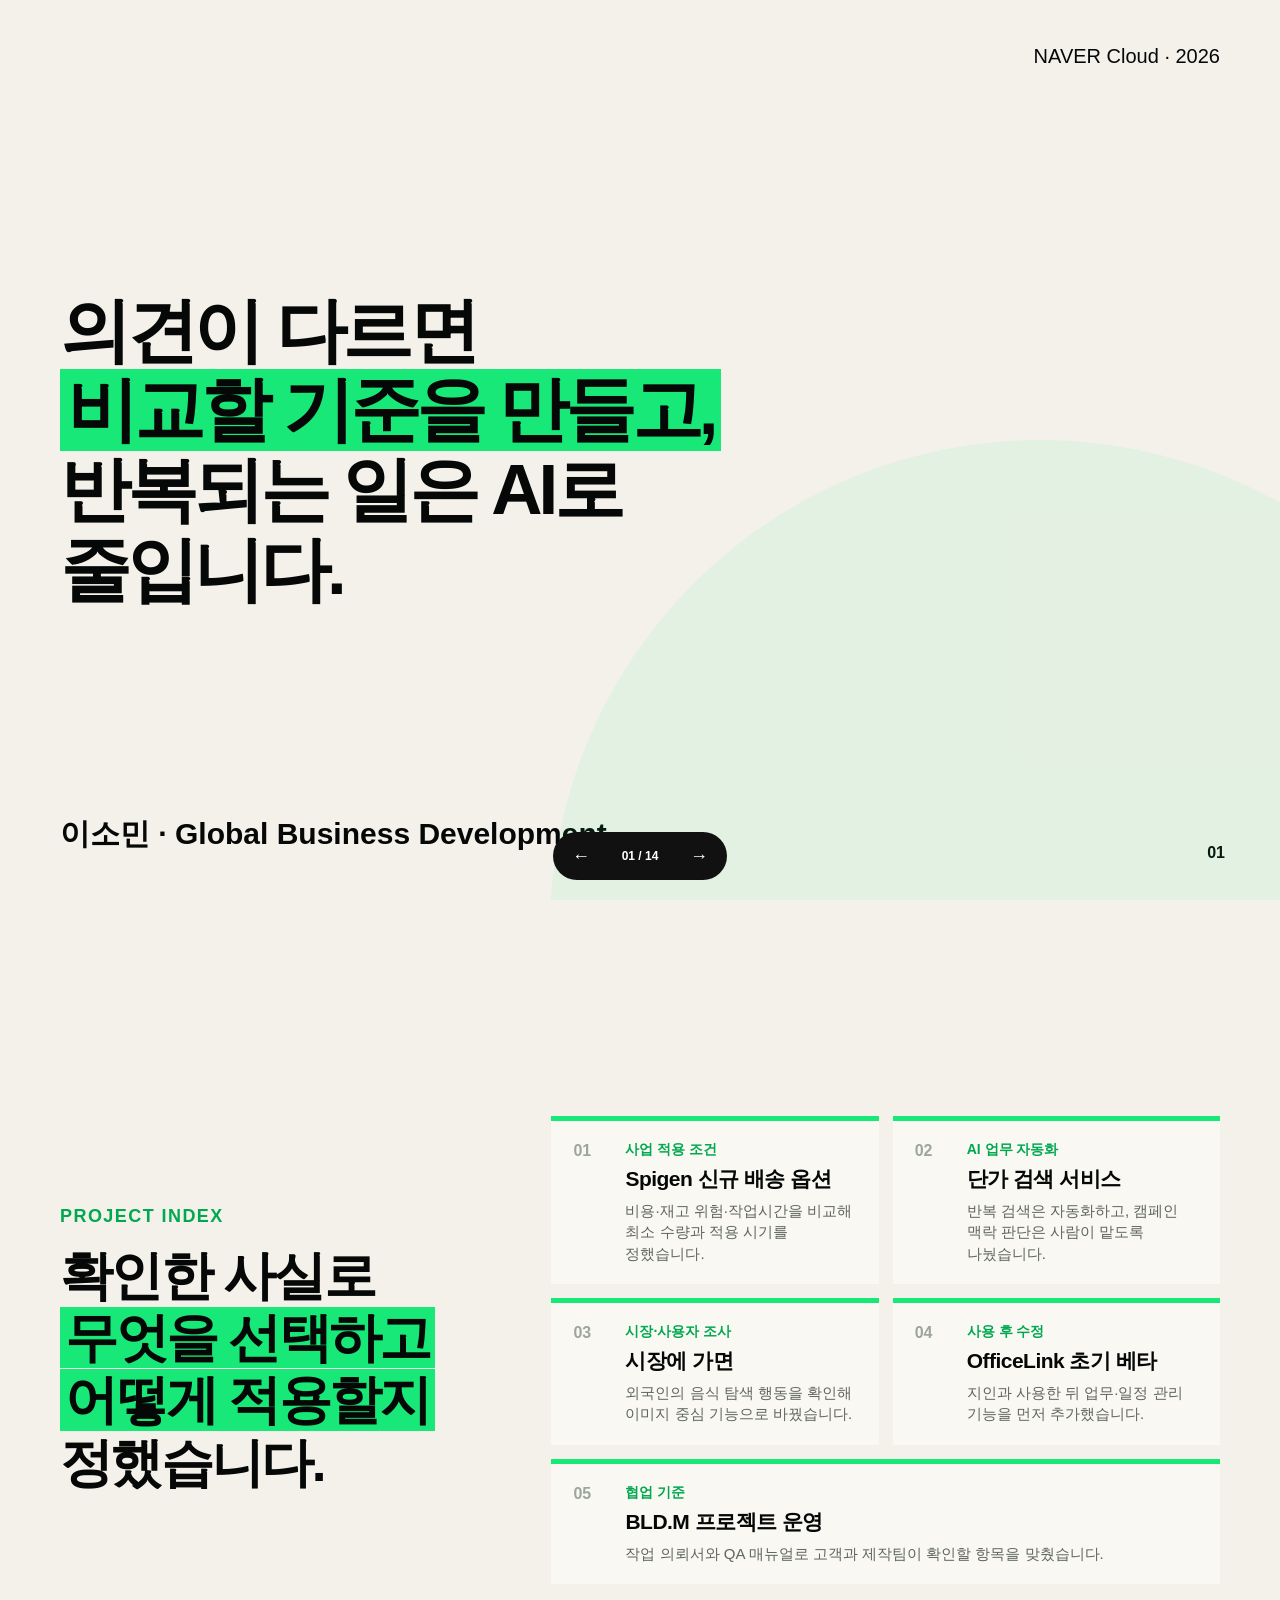
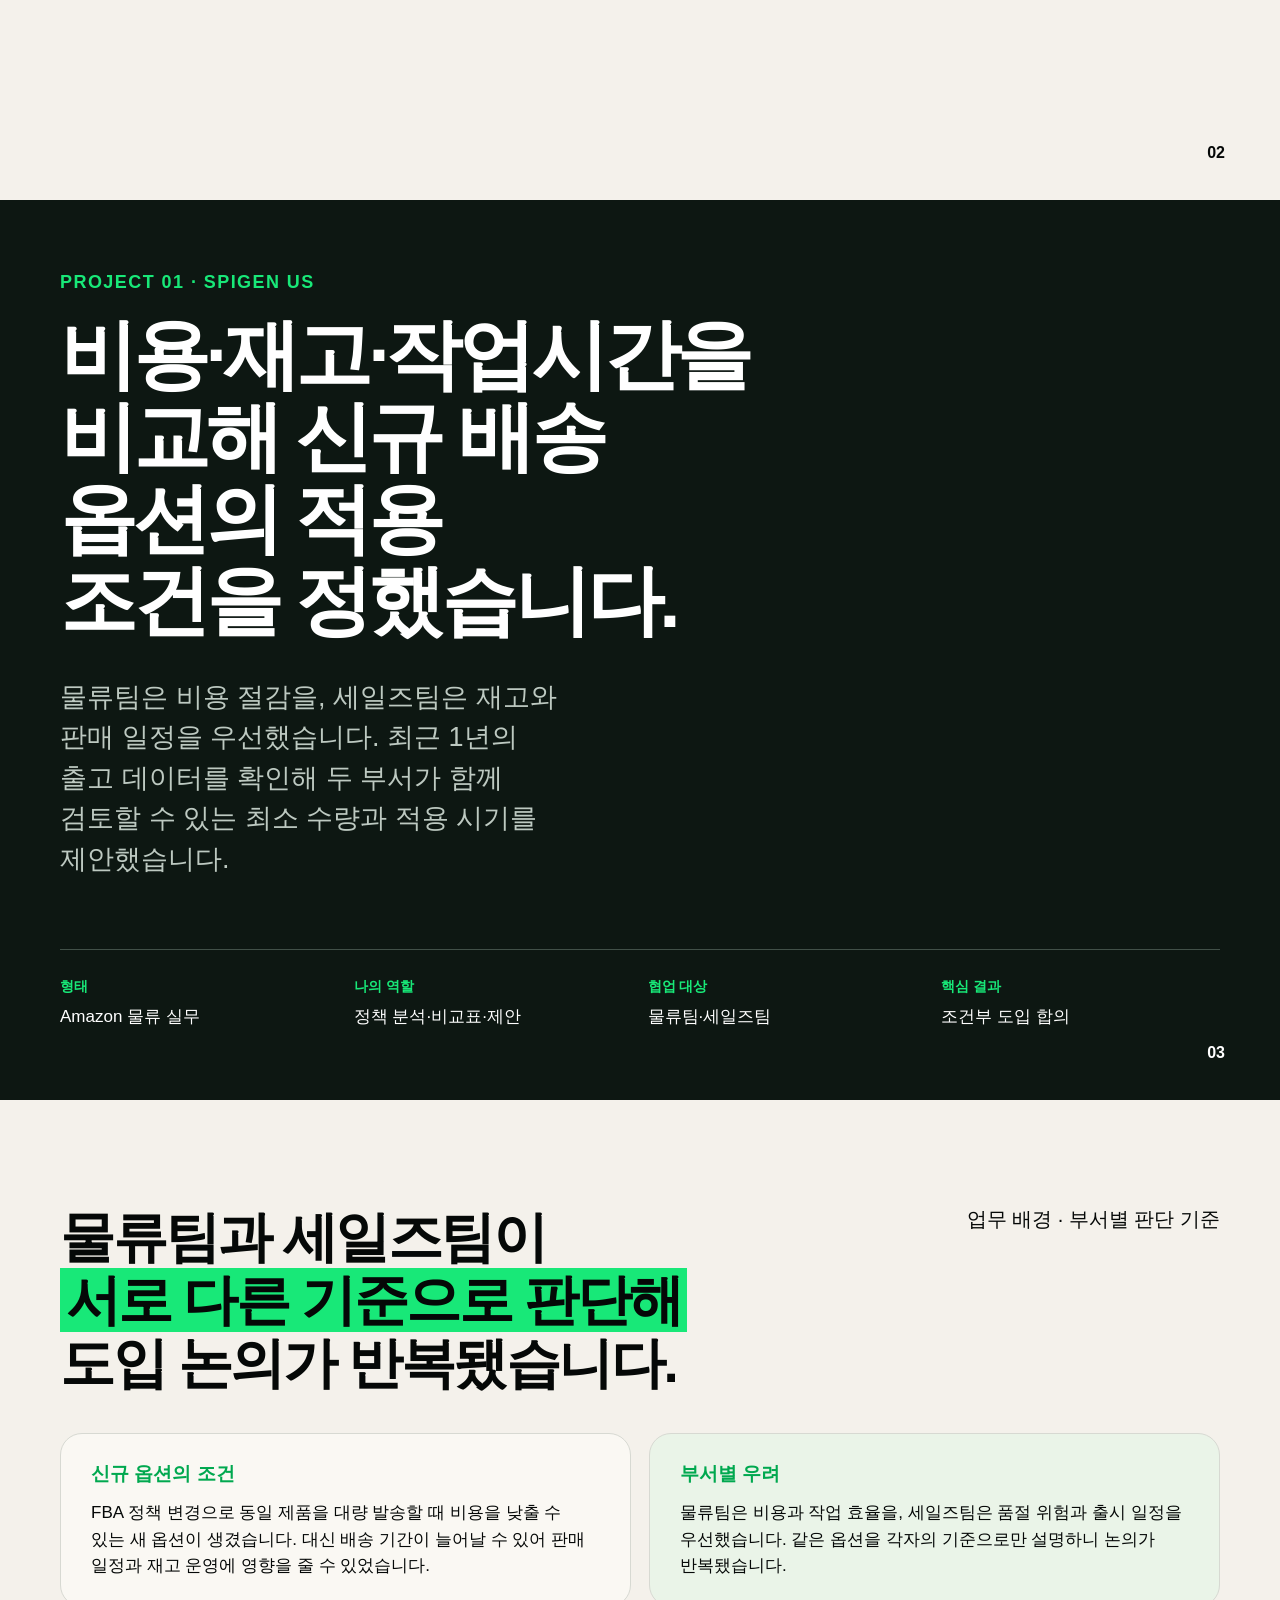
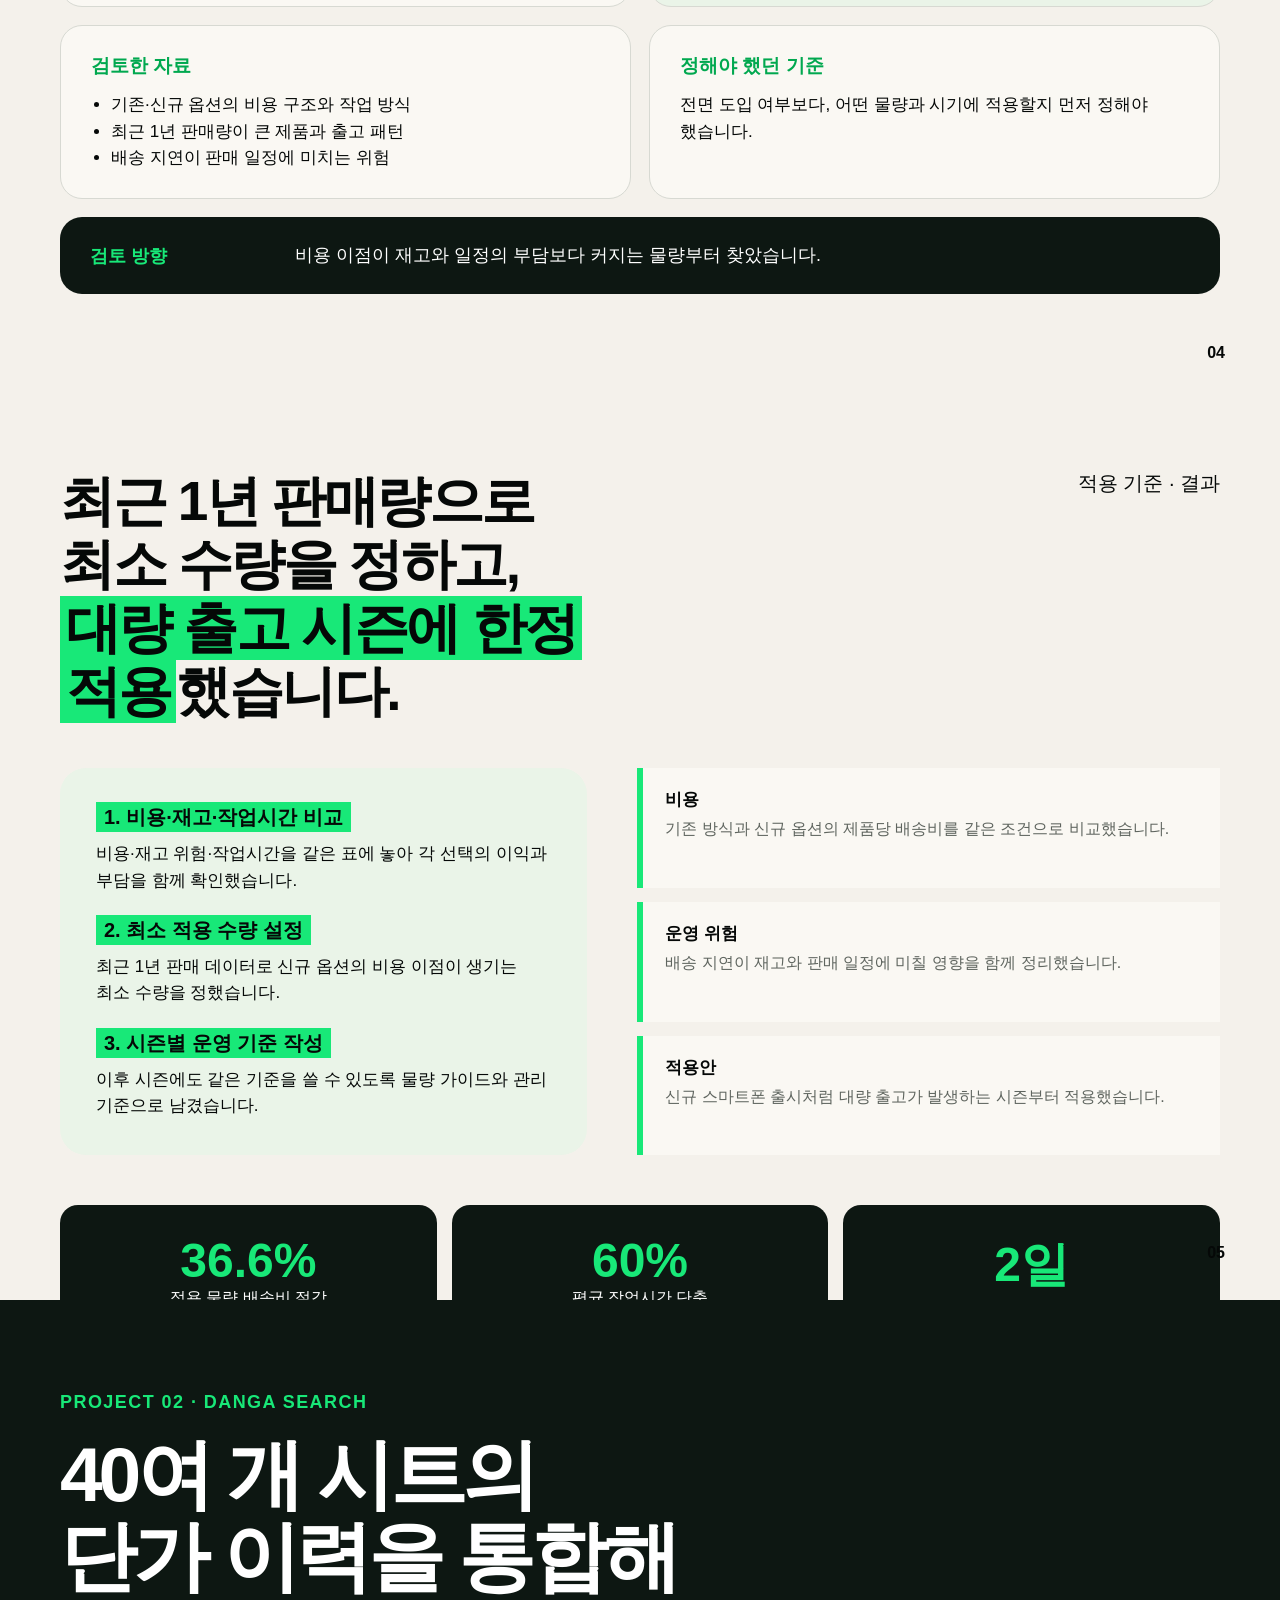
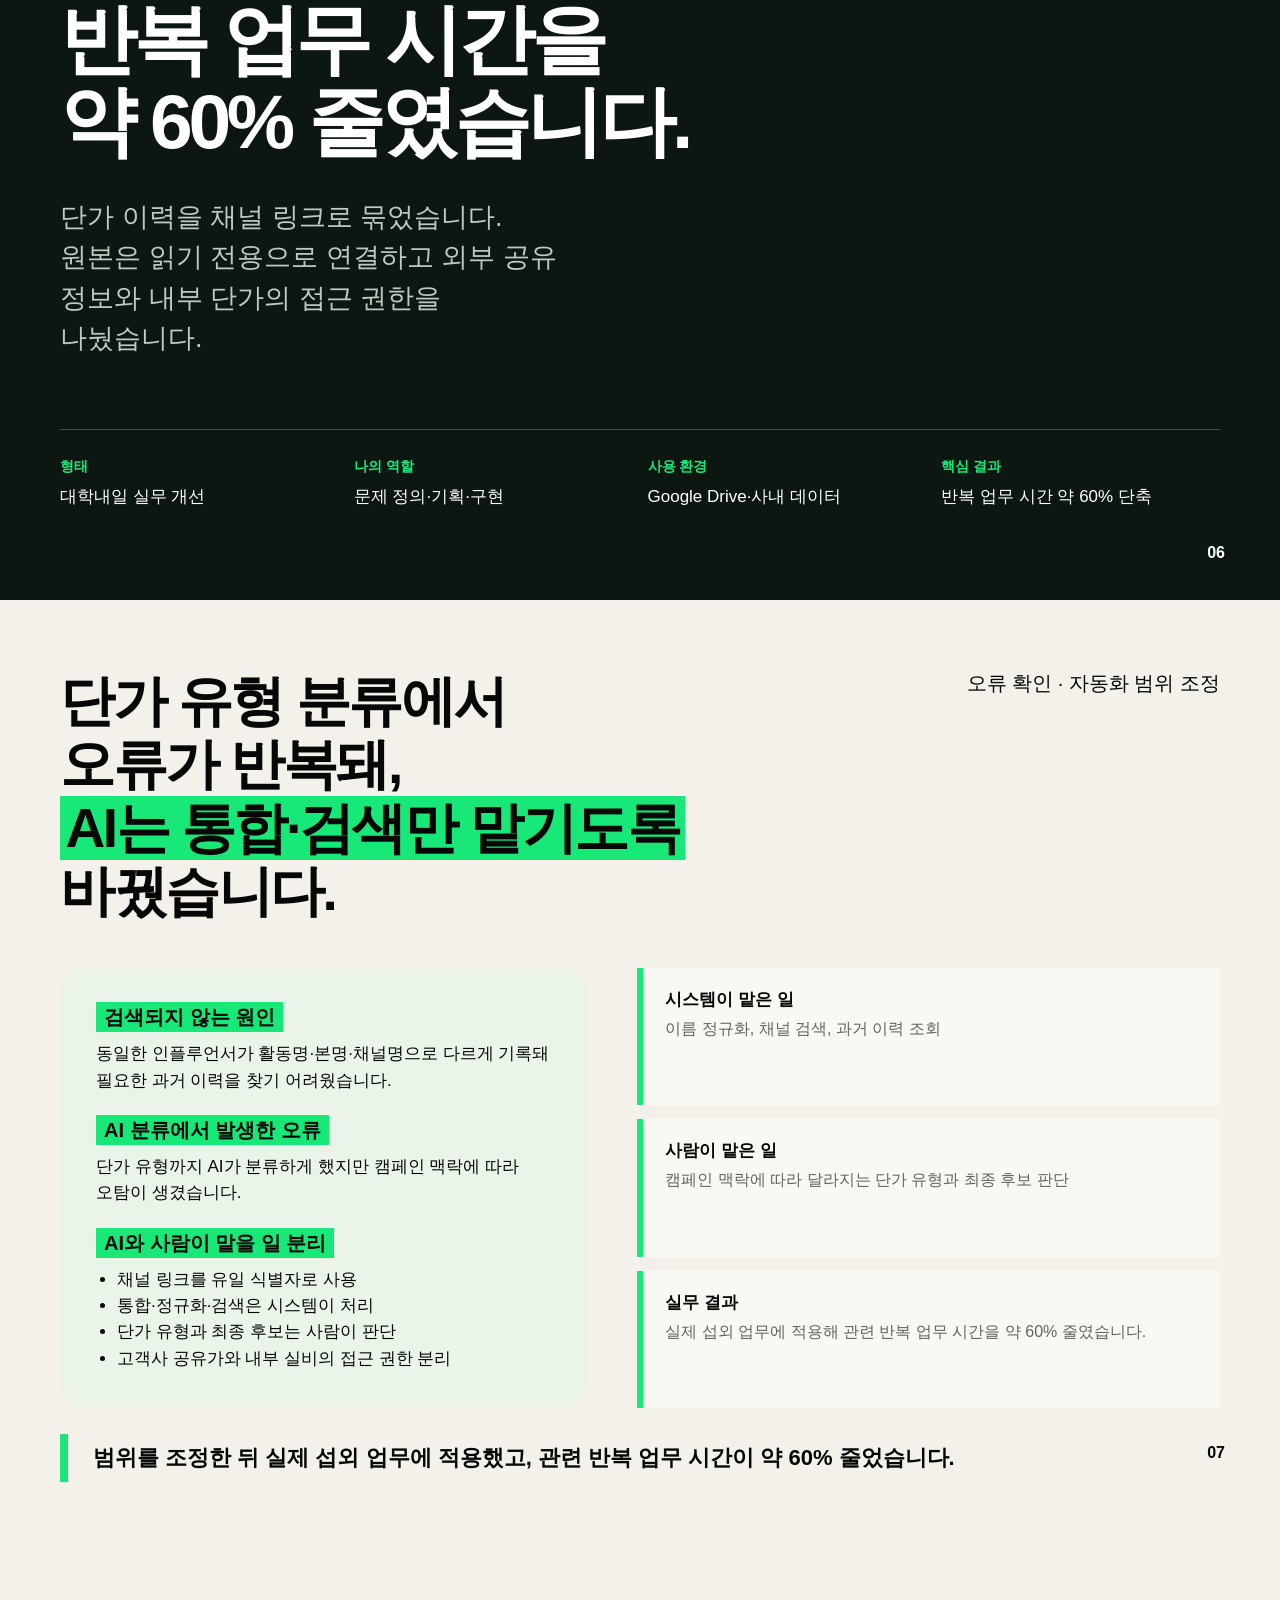
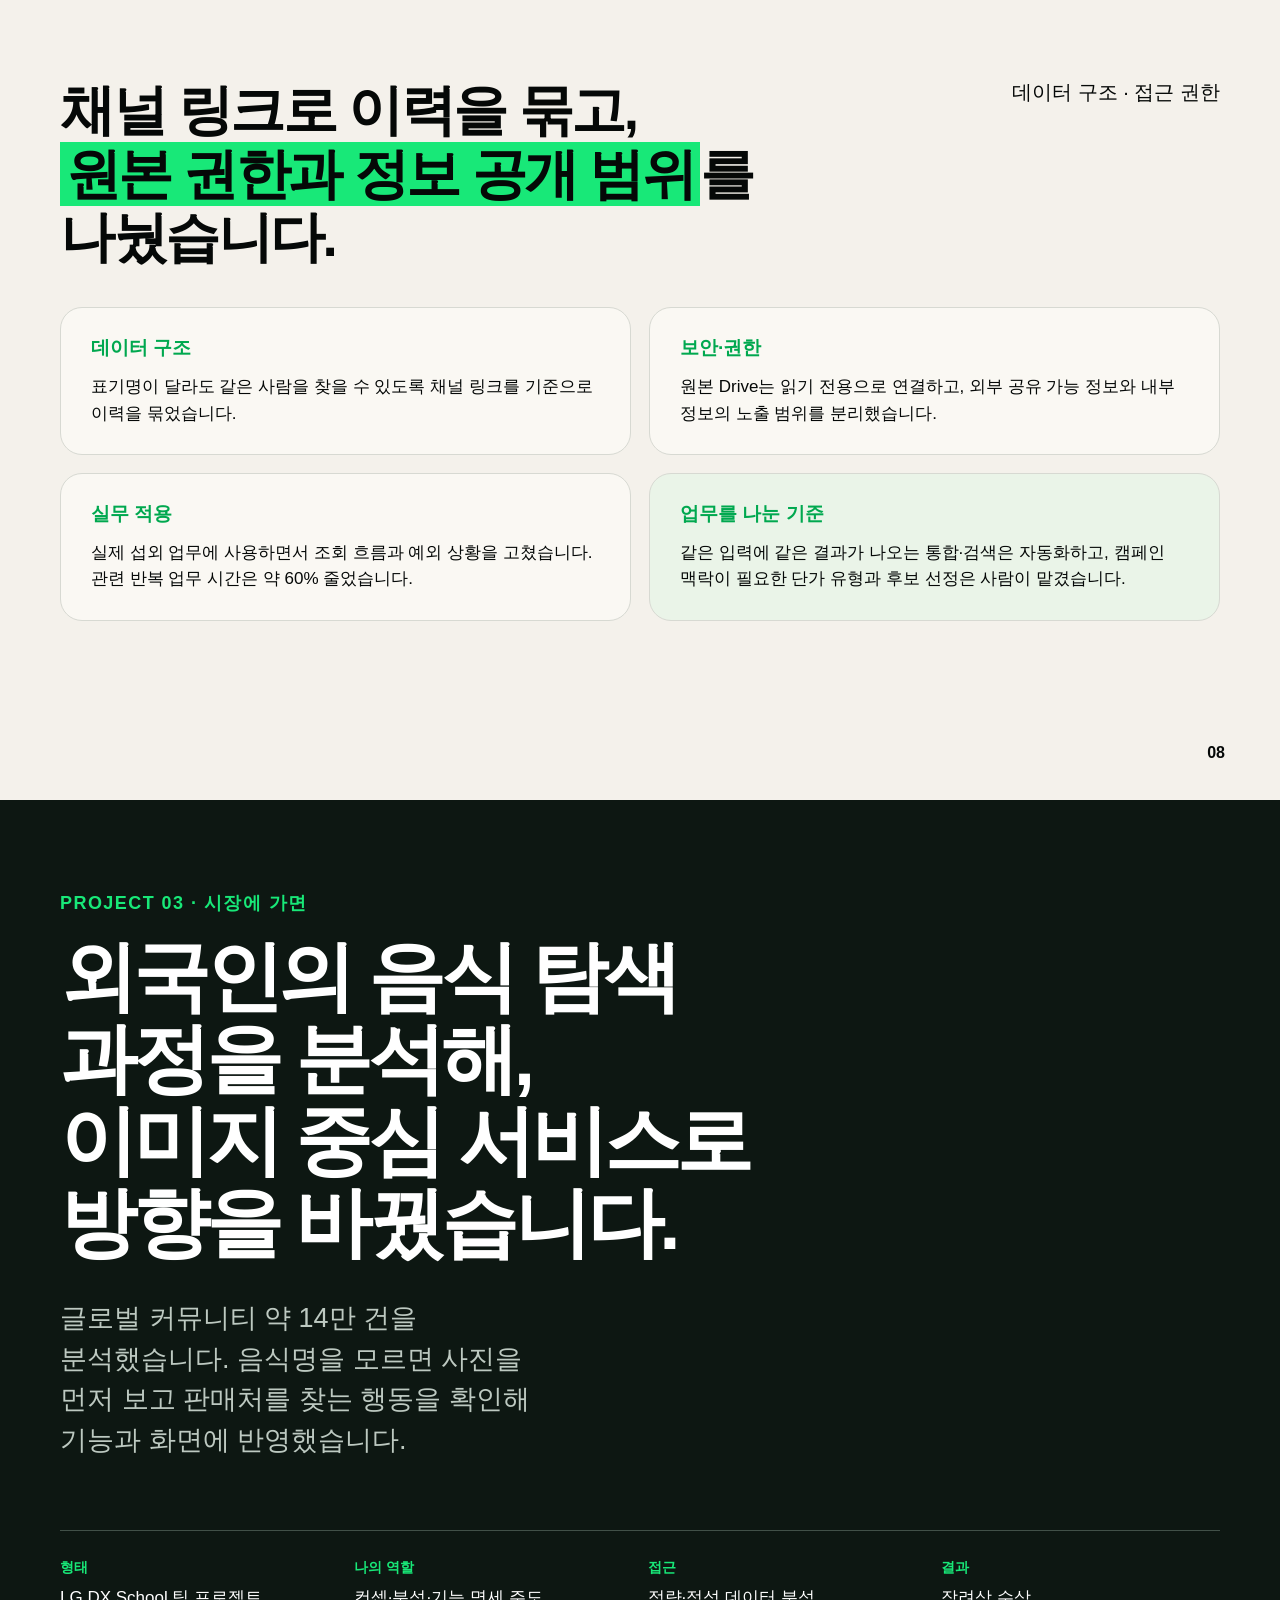
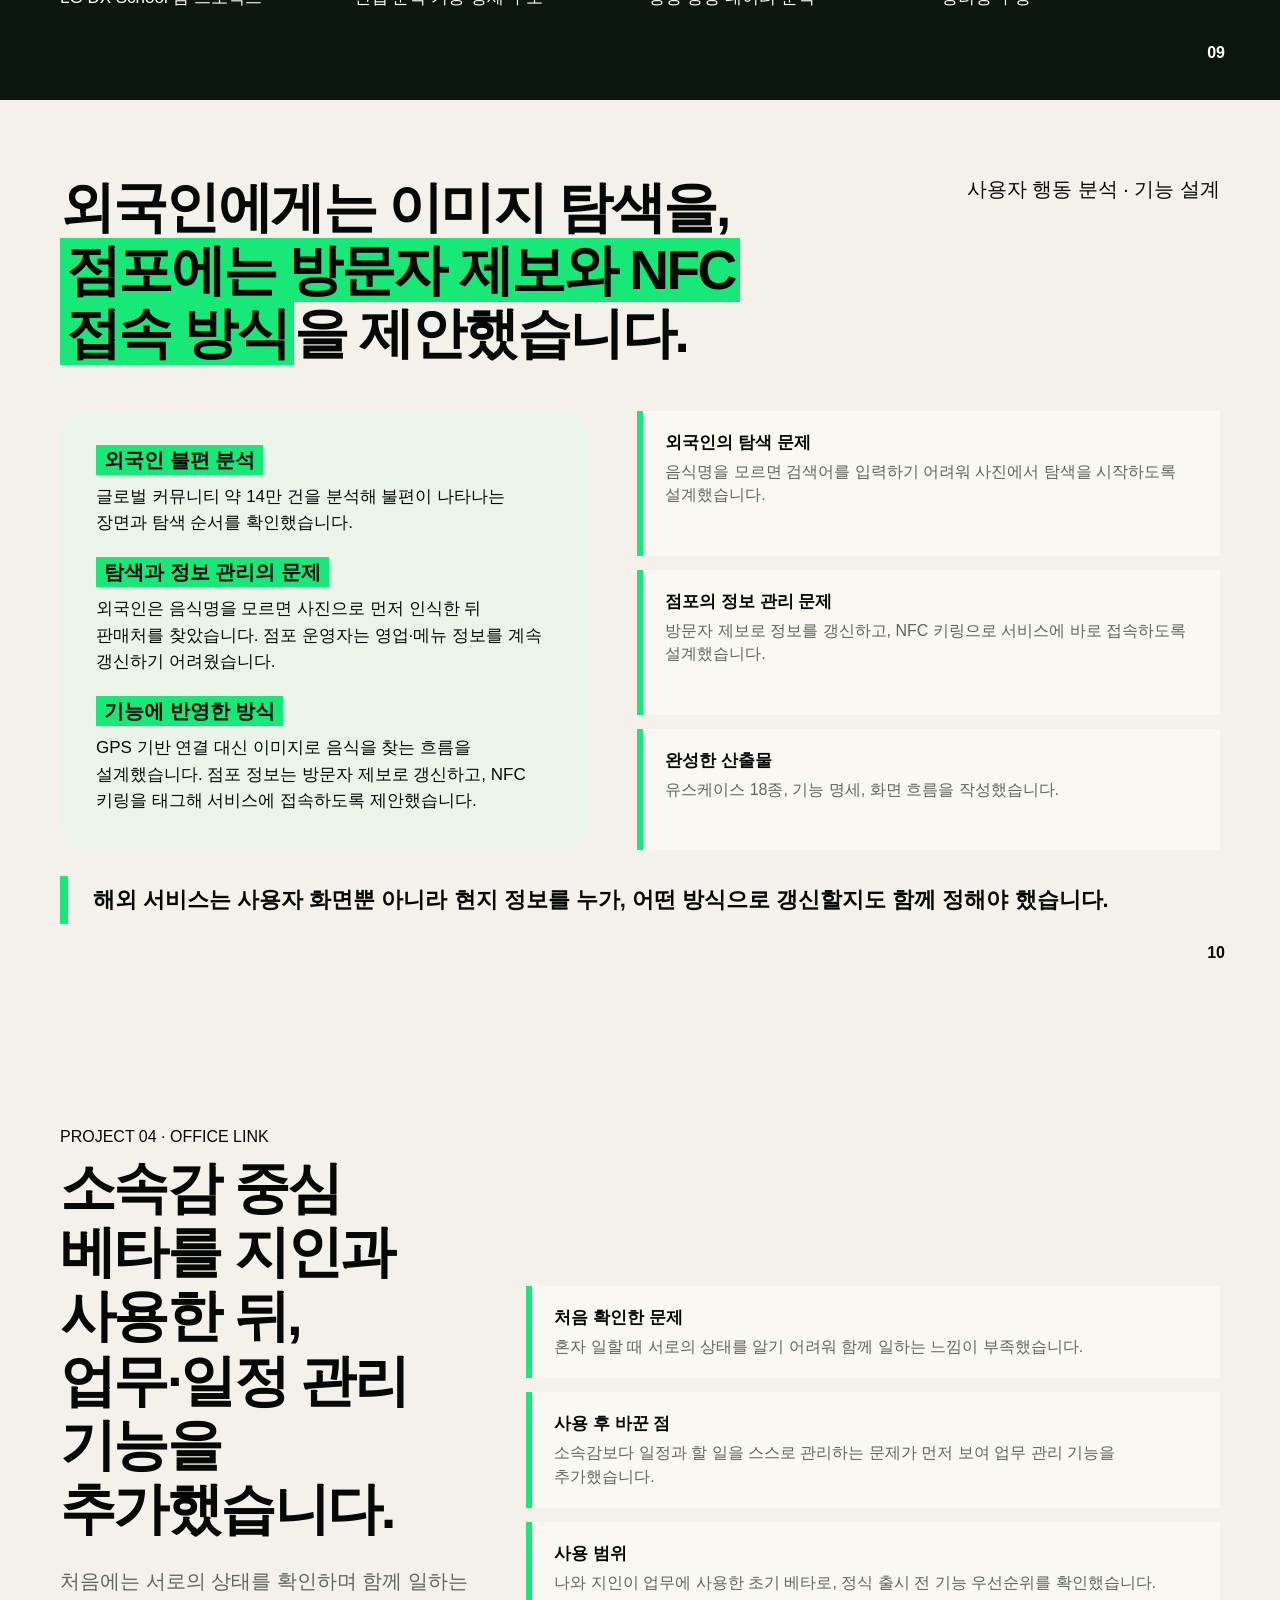
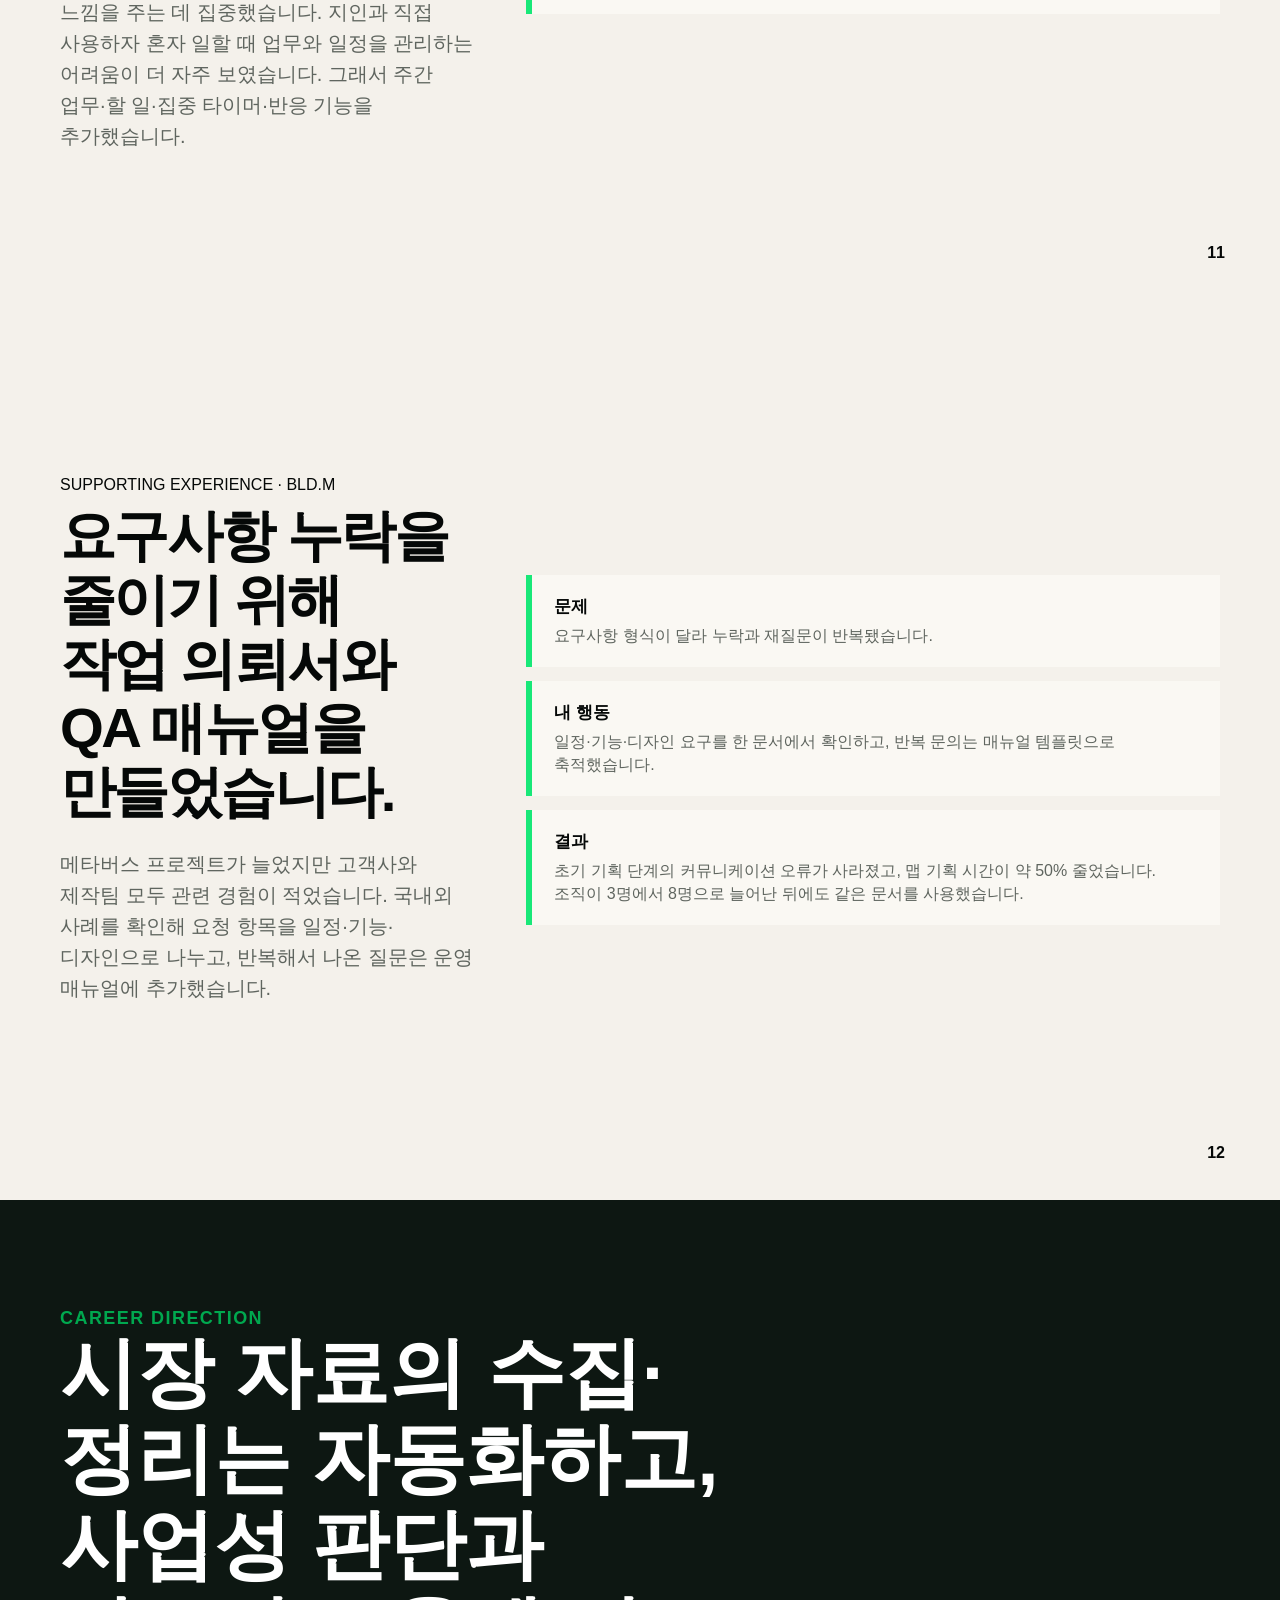
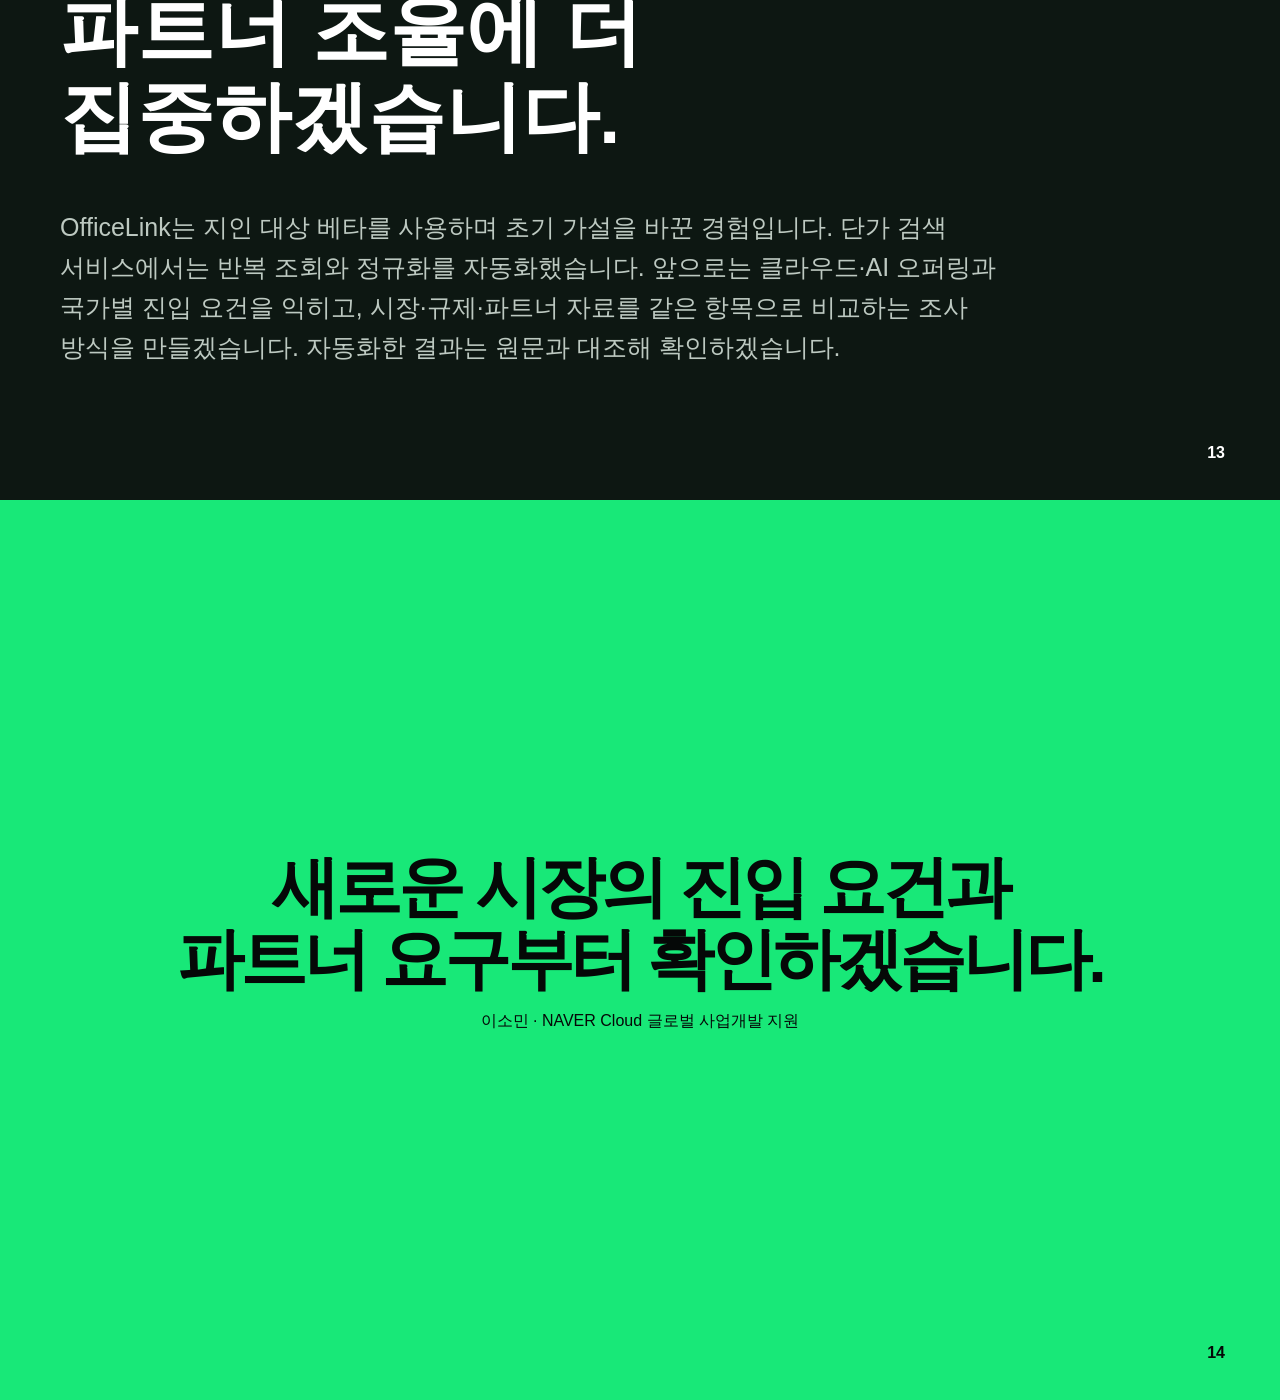
<file: global/index.html>
<!doctype html><html lang="ko"><head><meta charset="utf-8"><meta name="viewport" content="width=device-width,initial-scale=1"><title>이소민 · 글로벌 사업개발 포트폴리오</title><link rel="stylesheet" href="../classic.css"><link rel="stylesheet" href="../refined.css"></head><body>
<section class="slide cover concept-cover"><div class="inside"><h1>의견이 다르면<br><span class="green">비교할 기준을 만들고,</span><br>반복되는 일은 AI로 줄입니다.</h1></div><span class="smallmeta">NAVER Cloud · 2026</span><span class="role">이소민 · Global Business Development</span><span class="num">01</span></section>
<section class="slide" id="project-index"><div class="inside concept-index"><div class="index-copy"><div class="kicker">PROJECT INDEX</div><h2>확인한 사실로<br><span class="green">무엇을 선택하고<br>어떻게 적용할지</span> 정했습니다.</h2></div><div class="index-grid five"><article class="index-card"><span class="index-no">01</span><div><b>사업 적용 조건</b><h3>Spigen 신규 배송 옵션</h3><p>비용·재고 위험·작업시간을 비교해 최소 수량과 적용 시기를 정했습니다.</p></div></article><article class="index-card"><span class="index-no">02</span><div><b>AI 업무 자동화</b><h3>단가 검색 서비스</h3><p>반복 검색은 자동화하고, 캠페인 맥락 판단은 사람이 맡도록 나눴습니다.</p></div></article><article class="index-card"><span class="index-no">03</span><div><b>시장·사용자 조사</b><h3>시장에 가면</h3><p>외국인의 음식 탐색 행동을 확인해 이미지 중심 기능으로 바꿨습니다.</p></div></article><article class="index-card"><span class="index-no">04</span><div><b>사용 후 수정</b><h3>OfficeLink 초기 베타</h3><p>지인과 사용한 뒤 업무·일정 관리 기능을 먼저 추가했습니다.</p></div></article><article class="index-card"><span class="index-no">05</span><div><b>협업 기준</b><h3>BLD.M 프로젝트 운영</h3><p>작업 의뢰서와 QA 매뉴얼로 고객과 제작팀이 확인할 항목을 맞췄습니다.</p></div></article></div></div><span class="num">02</span></section>

<section class="slide project-cover"><div class="inside"><div class="kicker">PROJECT 01 · SPIGEN US</div><h2>비용·재고·작업시간을 비교해 신규 배송 옵션의 적용 조건을 정했습니다.</h2><p class="one-line">물류팀은 비용 절감을, 세일즈팀은 재고와 판매 일정을 우선했습니다. 최근 1년의 출고 데이터를 확인해 두 부서가 함께 검토할 수 있는 최소 수량과 적용 시기를 제안했습니다.</p><div class="project-info"><div><b>형태</b><span>Amazon 물류 실무</span></div><div><b>나의 역할</b><span>정책 분석·비교표·제안</span></div><div><b>협업 대상</b><span>물류팀·세일즈팀</span></div><div><b>핵심 결과</b><span>조건부 도입 합의</span></div></div></div><span class="num">04</span></section>
<section class="slide"><div class="inside"><div class="page-head"><h2>물류팀과 세일즈팀이<br><span class="green">서로 다른 기준으로 판단해</span> 도입 논의가 반복됐습니다.</h2><span class="context">업무 배경 · 부서별 판단 기준</span></div><div class="story-grid"><div class="story-card"><h3>신규 옵션의 조건</h3><p>FBA 정책 변경으로 동일 제품을 대량 발송할 때 비용을 낮출 수 있는 새 옵션이 생겼습니다. 대신 배송 기간이 늘어날 수 있어 판매 일정과 재고 운영에 영향을 줄 수 있었습니다.</p></div><div class="story-card problem"><h3>부서별 우려</h3><p>물류팀은 비용과 작업 효율을, 세일즈팀은 품절 위험과 출시 일정을 우선했습니다. 같은 옵션을 각자의 기준으로만 설명하니 논의가 반복됐습니다.</p></div><div class="story-card"><h3>검토한 자료</h3><ul><li>기존·신규 옵션의 비용 구조와 작업 방식</li><li>최근 1년 판매량이 큰 제품과 출고 패턴</li><li>배송 지연이 판매 일정에 미치는 위험</li></ul></div><div class="story-card"><h3>정해야 했던 기준</h3><p>전면 도입 여부보다, 어떤 물량과 시기에 적용할지 먼저 정해야 했습니다.</p></div></div><div class="decision"><b>검토 방향</b><p>비용 이점이 재고와 일정의 부담보다 커지는 물량부터 찾았습니다.</p></div></div><span class="num">05</span></section>
<section class="slide"><div class="inside"><div class="page-head"><h2>최근 1년 판매량으로 최소 수량을 정하고,<br><span class="green">대량 출고 시즌에 한정 적용</span>했습니다.</h2><span class="context">적용 기준 · 결과</span></div><div class="body-grid"><div class="logic"><div><h3>1. 비용·재고·작업시간 비교</h3><p>비용·재고 위험·작업시간을 같은 표에 놓아 각 선택의 이익과 부담을 함께 확인했습니다.</p></div><div><h3>2. 최소 적용 수량 설정</h3><p>최근 1년 판매 데이터로 신규 옵션의 비용 이점이 생기는 최소 수량을 정했습니다.</p></div><div><h3>3. 시즌별 운영 기준 작성</h3><p>이후 시즌에도 같은 기준을 쓸 수 있도록 물량 가이드와 관리 기준으로 남겼습니다.</p></div></div><div class="facts"><div class="fact"><b>비용</b><span>기존 방식과 신규 옵션의 제품당 배송비를 같은 조건으로 비교했습니다.</span></div><div class="fact"><b>운영 위험</b><span>배송 지연이 재고와 판매 일정에 미칠 영향을 함께 정리했습니다.</span></div><div class="fact"><b>적용안</b><span>신규 스마트폰 출시처럼 대량 출고가 발생하는 시즌부터 적용했습니다.</span></div></div></div><div class="result-strip"><div><strong>36.6%</strong>적용 물량 배송비 절감</div><div><strong>60%</strong>평균 작업시간 단축</div><div><strong>2일</strong>부서 간 합의 완료</div></div></div><span class="num">06</span></section>

<section class="slide project-cover"><div class="inside"><div class="kicker">PROJECT 02 · DANGA SEARCH</div><h2>40여 개 시트의 단가 이력을 통합해 반복 업무 시간을 약 60% 줄였습니다.</h2><p class="one-line">단가 이력을 채널 링크로 묶었습니다. 원본은 읽기 전용으로 연결하고 외부 공유 정보와 내부 단가의 접근 권한을 나눴습니다.</p><div class="project-info"><div><b>형태</b><span>대학내일 실무 개선</span></div><div><b>나의 역할</b><span>문제 정의·기획·구현</span></div><div><b>사용 환경</b><span>Google Drive·사내 데이터</span></div><div><b>핵심 결과</b><span>반복 업무 시간 약 60% 단축</span></div></div></div><span class="num">07</span></section>
<section class="slide"><div class="inside"><div class="page-head"><h2>단가 유형 분류에서 오류가 반복돼,<br><span class="green">AI는 통합·검색만 맡기도록</span> 바꿨습니다.</h2><span class="context">오류 확인 · 자동화 범위 조정</span></div><div class="body-grid"><div class="logic"><div><h3>검색되지 않는 원인</h3><p>동일한 인플루언서가 활동명·본명·채널명으로 다르게 기록돼 필요한 과거 이력을 찾기 어려웠습니다.</p></div><div><h3>AI 분류에서 발생한 오류</h3><p>단가 유형까지 AI가 분류하게 했지만 캠페인 맥락에 따라 오탐이 생겼습니다.</p></div><div><h3>AI와 사람이 맡을 일 분리</h3><ul><li>채널 링크를 유일 식별자로 사용</li><li>통합·정규화·검색은 시스템이 처리</li><li>단가 유형과 최종 후보는 사람이 판단</li><li>고객사 공유가와 내부 실비의 접근 권한 분리</li></ul></div></div><div class="facts"><div class="fact"><b>시스템이 맡은 일</b><span>이름 정규화, 채널 검색, 과거 이력 조회</span></div><div class="fact"><b>사람이 맡은 일</b><span>캠페인 맥락에 따라 달라지는 단가 유형과 최종 후보 판단</span></div><div class="fact"><b>실무 결과</b><span>실제 섭외 업무에 적용해 관련 반복 업무 시간을 약 60% 줄였습니다.</span></div></div></div><div class="takeaway">범위를 조정한 뒤 실제 섭외 업무에 적용했고, 관련 반복 업무 시간이 약 60% 줄었습니다.</div></div><span class="num">08</span></section>
<section class="slide"><div class="inside"><div class="page-head"><h2>채널 링크로 이력을 묶고,<br><span class="green">원본 권한과 정보 공개 범위</span>를 나눴습니다.</h2><span class="context">데이터 구조 · 접근 권한</span></div><div class="story-grid"><div class="story-card"><h3>데이터 구조</h3><p>표기명이 달라도 같은 사람을 찾을 수 있도록 채널 링크를 기준으로 이력을 묶었습니다.</p></div><div class="story-card"><h3>보안·권한</h3><p>원본 Drive는 읽기 전용으로 연결하고, 외부 공유 가능 정보와 내부 정보의 노출 범위를 분리했습니다.</p></div><div class="story-card"><h3>실무 적용</h3><p>실제 섭외 업무에 사용하면서 조회 흐름과 예외 상황을 고쳤습니다. 관련 반복 업무 시간은 약 60% 줄었습니다.</p></div><div class="story-card problem"><h3>업무를 나눈 기준</h3><p>같은 입력에 같은 결과가 나오는 통합·검색은 자동화하고, 캠페인 맥락이 필요한 단가 유형과 후보 선정은 사람이 맡겼습니다.</p></div></div></div><span class="num">09</span></section>

<section class="slide project-cover"><div class="inside"><div class="kicker">PROJECT 03 · 시장에 가면</div><h2>외국인의 음식 탐색 과정을 분석해, 이미지 중심 서비스로 방향을 바꿨습니다.</h2><p class="one-line">글로벌 커뮤니티 약 14만 건을 분석했습니다. 음식명을 모르면 사진을 먼저 보고 판매처를 찾는 행동을 확인해 기능과 화면에 반영했습니다.</p><div class="project-info"><div><b>형태</b><span>LG DX School 팀 프로젝트</span></div><div><b>나의 역할</b><span>컨셉·분석·기능 명세 주도</span></div><div><b>접근</b><span>정량·정성 데이터 분석</span></div><div><b>결과</b><span>장려상 수상</span></div></div></div><span class="num">10</span></section>
<section class="slide"><div class="inside"><div class="page-head"><h2>외국인에게는 이미지 탐색을,<br><span class="green">점포에는 방문자 제보와 NFC 접속 방식</span>을 제안했습니다.</h2><span class="context">사용자 행동 분석 · 기능 설계</span></div><div class="body-grid"><div class="logic"><div><h3>외국인 불편 분석</h3><p>글로벌 커뮤니티 약 14만 건을 분석해 불편이 나타나는 장면과 탐색 순서를 확인했습니다.</p></div><div><h3>탐색과 정보 관리의 문제</h3><p>외국인은 음식명을 모르면 사진으로 먼저 인식한 뒤 판매처를 찾았습니다. 점포 운영자는 영업·메뉴 정보를 계속 갱신하기 어려웠습니다.</p></div><div><h3>기능에 반영한 방식</h3><p>GPS 기반 연결 대신 이미지로 음식을 찾는 흐름을 설계했습니다. 점포 정보는 방문자 제보로 갱신하고, NFC 키링을 태그해 서비스에 접속하도록 제안했습니다.</p></div></div><div class="facts"><div class="fact"><b>외국인의 탐색 문제</b><span>음식명을 모르면 검색어를 입력하기 어려워 사진에서 탐색을 시작하도록 설계했습니다.</span></div><div class="fact"><b>점포의 정보 관리 문제</b><span>방문자 제보로 정보를 갱신하고, NFC 키링으로 서비스에 바로 접속하도록 설계했습니다.</span></div><div class="fact"><b>완성한 산출물</b><span>유스케이스 18종, 기능 명세, 화면 흐름을 작성했습니다.</span></div></div></div><div class="takeaway">해외 서비스는 사용자 화면뿐 아니라 현지 정보를 누가, 어떤 방식으로 갱신할지도 함께 정해야 했습니다.</div></div><span class="num">11</span></section>

<section class="slide"><div class="inside mini-project"><div><div class="project-label">PROJECT 04 · OFFICE LINK</div><h2>소속감 중심 베타를 지인과 사용한 뒤,<br>업무·일정 관리 기능을 추가했습니다.</h2><p class="brief">처음에는 서로의 상태를 확인하며 함께 일하는 느낌을 주는 데 집중했습니다. 지인과 직접 사용하자 혼자 일할 때 업무와 일정을 관리하는 어려움이 더 자주 보였습니다. 그래서 주간 업무·할 일·집중 타이머·반응 기능을 추가했습니다.</p></div><div class="facts"><div class="fact"><b>처음 확인한 문제</b><span>혼자 일할 때 서로의 상태를 알기 어려워 함께 일하는 느낌이 부족했습니다.</span></div><div class="fact"><b>사용 후 바꾼 점</b><span>소속감보다 일정과 할 일을 스스로 관리하는 문제가 먼저 보여 업무 관리 기능을 추가했습니다.</span></div><div class="fact"><b>사용 범위</b><span>나와 지인이 업무에 사용한 초기 베타로, 정식 출시 전 기능 우선순위를 확인했습니다.</span></div></div></div><span class="num">12</span></section>
<section class="slide"><div class="inside mini-project"><div><div class="project-label">SUPPORTING EXPERIENCE · BLD.M</div><h2>요구사항 누락을 줄이기 위해<br>작업 의뢰서와 QA 매뉴얼을 만들었습니다.</h2><p class="brief">메타버스 프로젝트가 늘었지만 고객사와 제작팀 모두 관련 경험이 적었습니다. 국내외 사례를 확인해 요청 항목을 일정·기능·디자인으로 나누고, 반복해서 나온 질문은 운영 매뉴얼에 추가했습니다.</p></div><div class="facts"><div class="fact"><b>문제</b><span>요구사항 형식이 달라 누락과 재질문이 반복됐습니다.</span></div><div class="fact"><b>내 행동</b><span>일정·기능·디자인 요구를 한 문서에서 확인하고, 반복 문의는 매뉴얼 템플릿으로 축적했습니다.</span></div><div class="fact"><b>결과</b><span>초기 기획 단계의 커뮤니케이션 오류가 사라졌고, 맵 기획 시간이 약 50% 줄었습니다. 조직이 3명에서 8명으로 늘어난 뒤에도 같은 문서를 사용했습니다.</span></div></div></div><span class="num">13</span></section>
<section class="slide learning"><div class="inside"><div class="kicker">CAREER DIRECTION</div><h2>시장 자료의 수집·정리는 자동화하고,<br>사업성 판단과 파트너 조율에 더 집중하겠습니다.</h2><p>OfficeLink는 지인 대상 베타를 사용하며 초기 가설을 바꾼 경험입니다. 단가 검색 서비스에서는 반복 조회와 정규화를 자동화했습니다. 앞으로는 클라우드·AI 오퍼링과 국가별 진입 요건을 익히고, 시장·규제·파트너 자료를 같은 항목으로 비교하는 조사 방식을 만들겠습니다. 자동화한 결과는 원문과 대조해 확인하겠습니다.</p></div><span class="num">14</span></section>
<section class="slide closing"><div><h2 class="manual">새로운 시장의 진입 요건과<br>파트너 요구부터 확인하겠습니다.</h2><p>이소민 · NAVER Cloud 글로벌 사업개발 지원</p></div><span class="num">15</span></section>
<nav class="nav"><button data-prev>←</button><span><span data-current>01</span> / <span data-total>15</span></span><button data-next>→</button></nav><script src="../deck.js"></script></body></html>
</file>
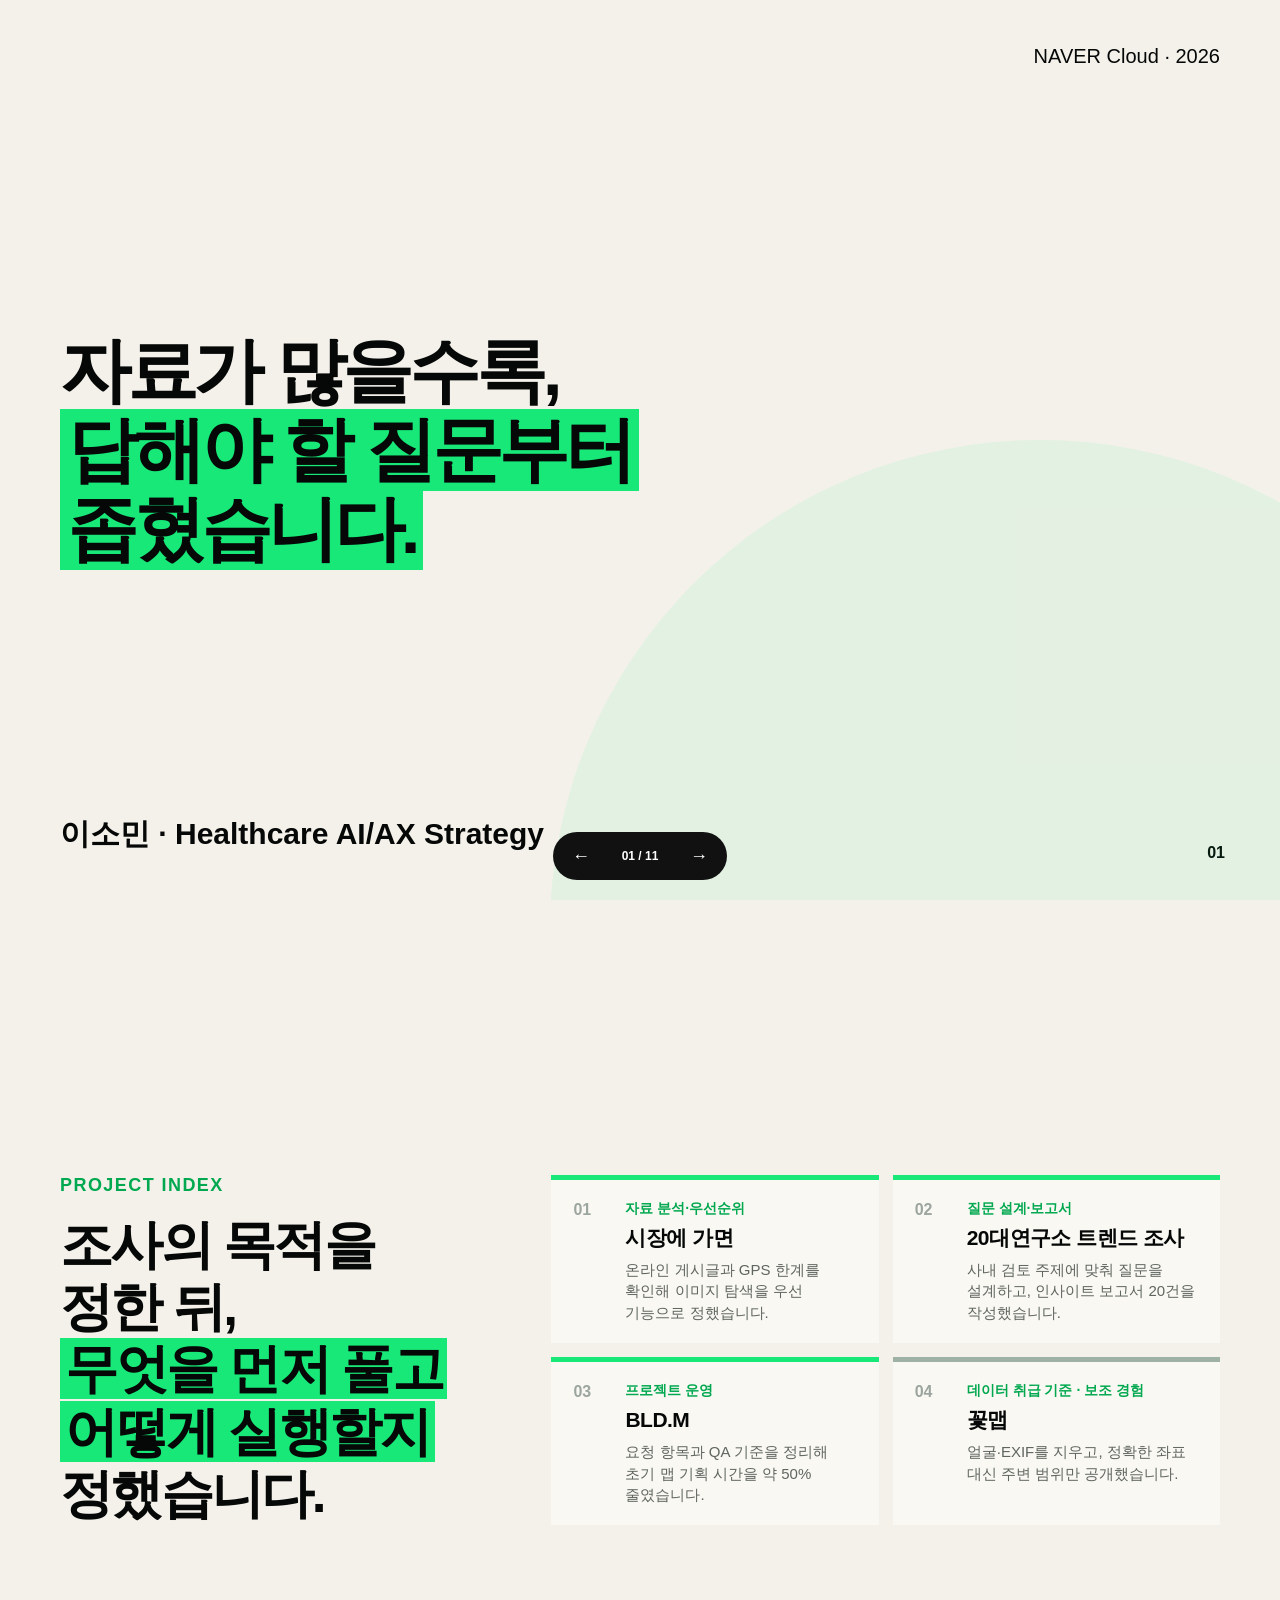
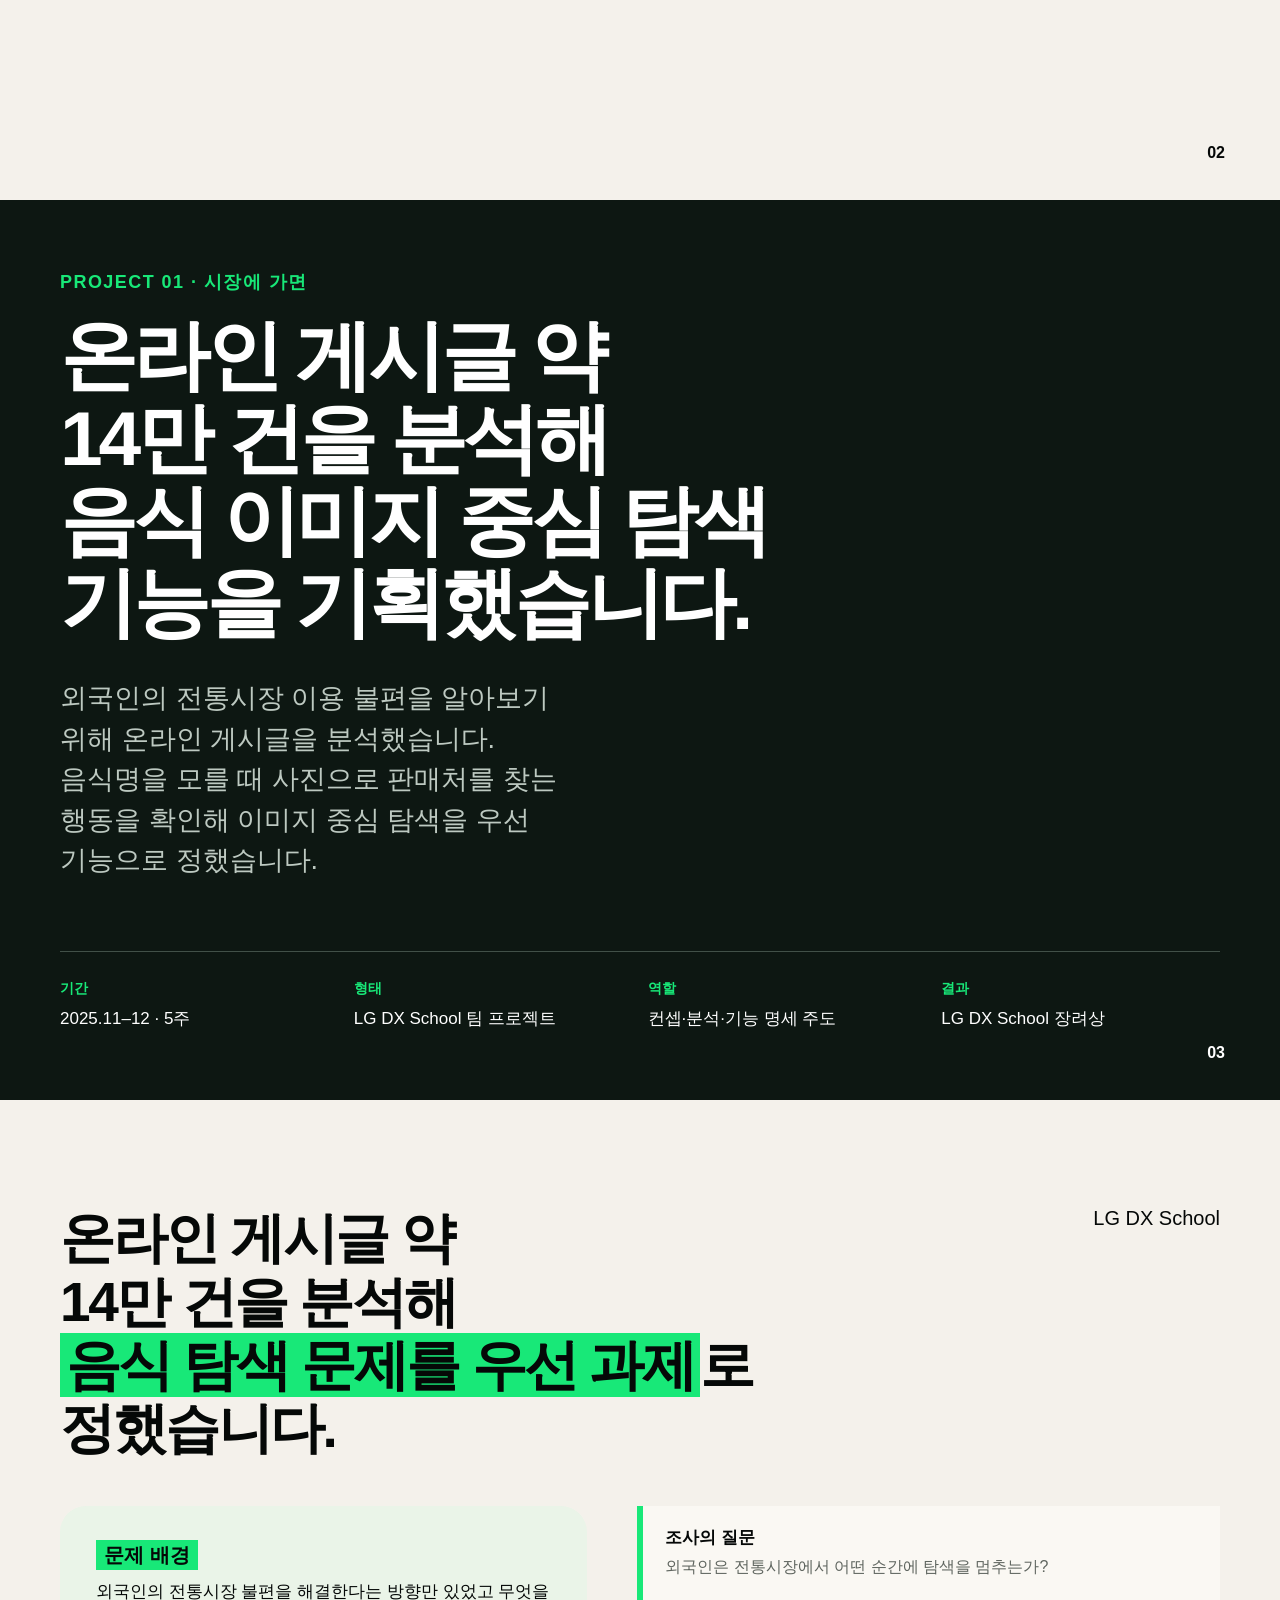
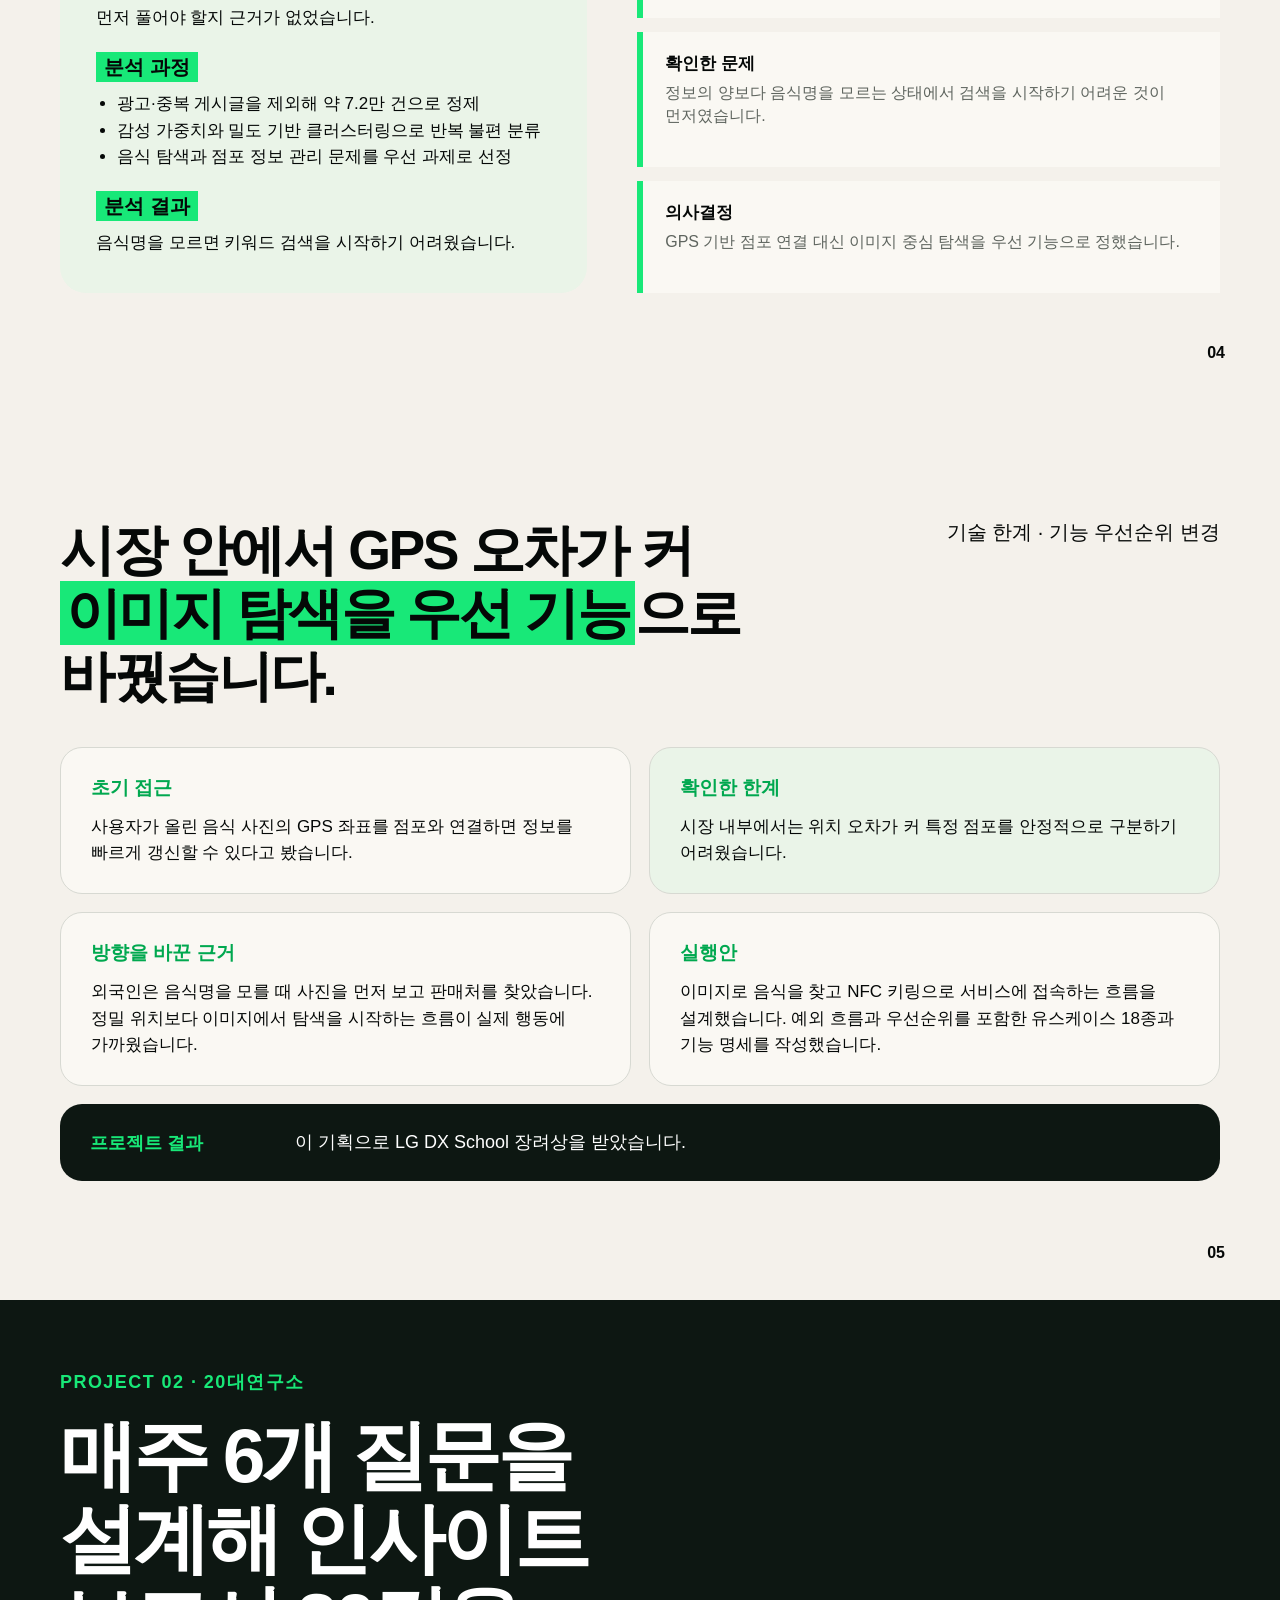
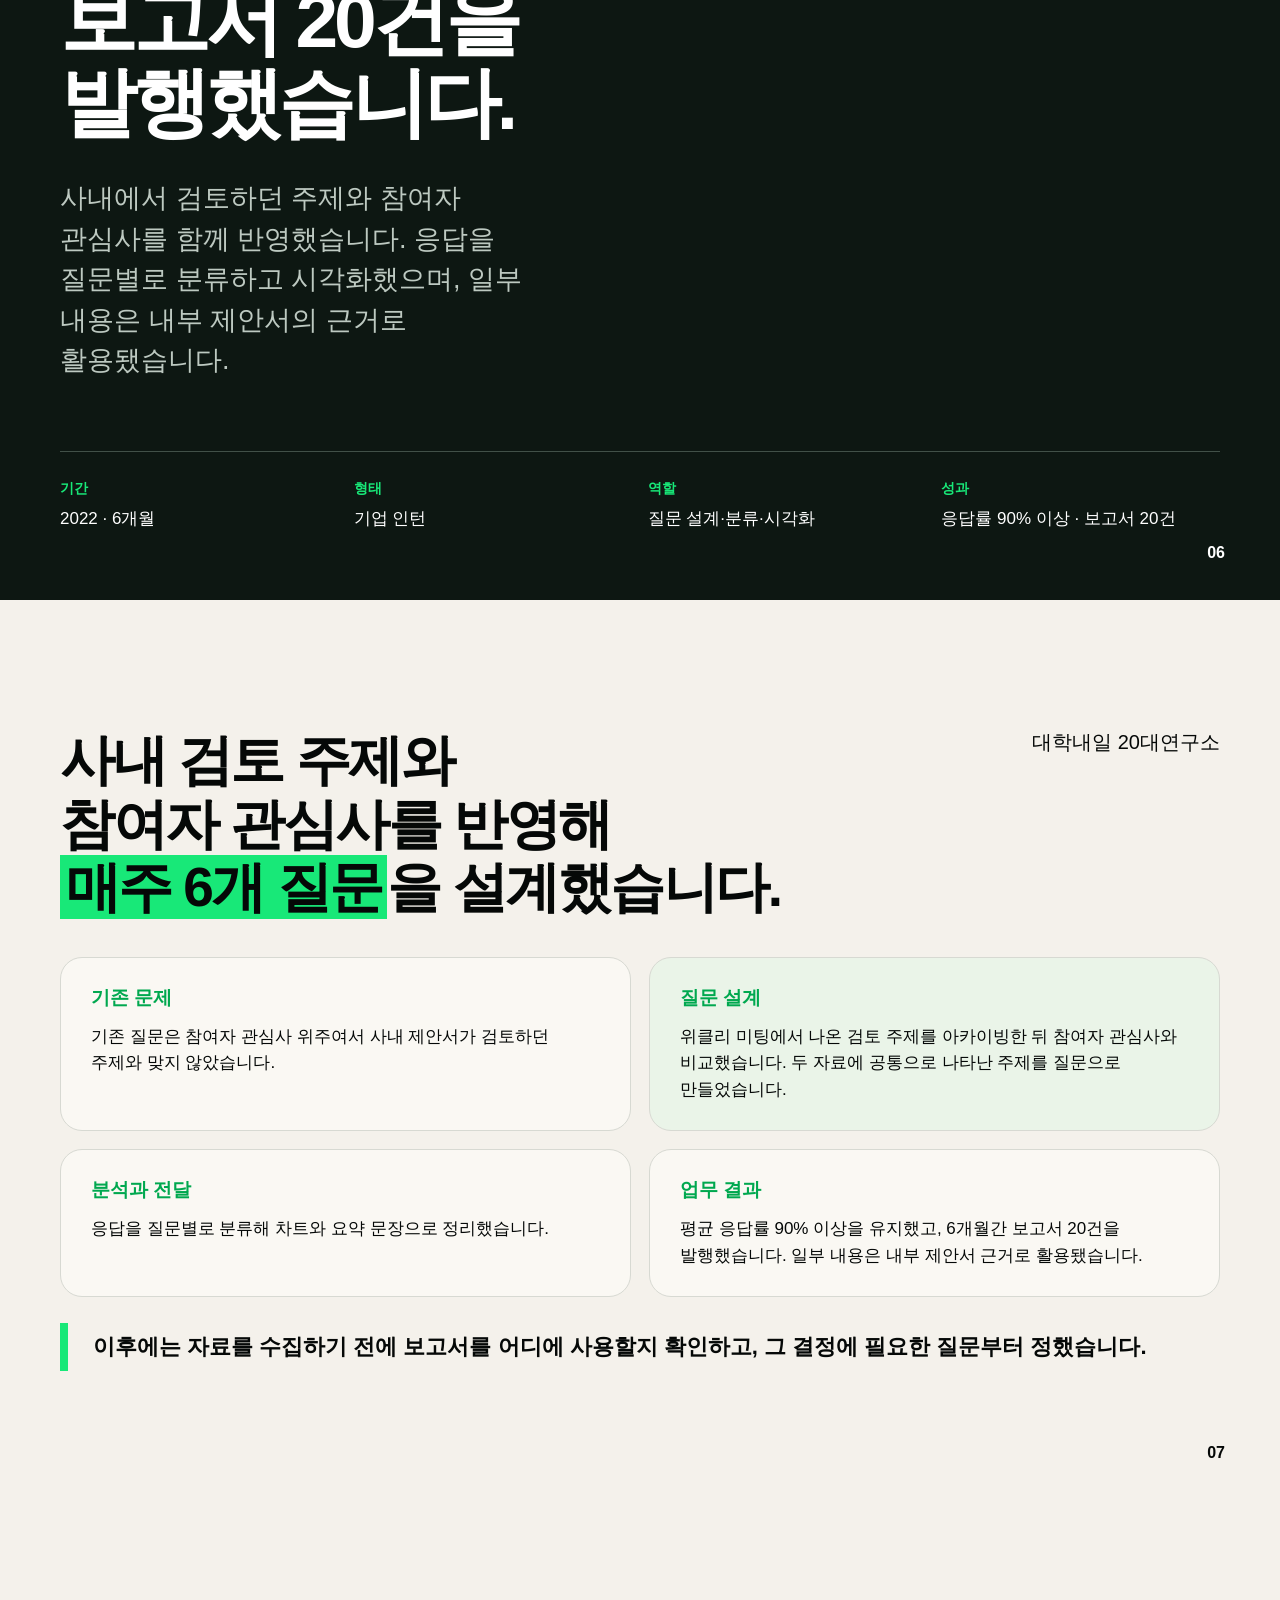
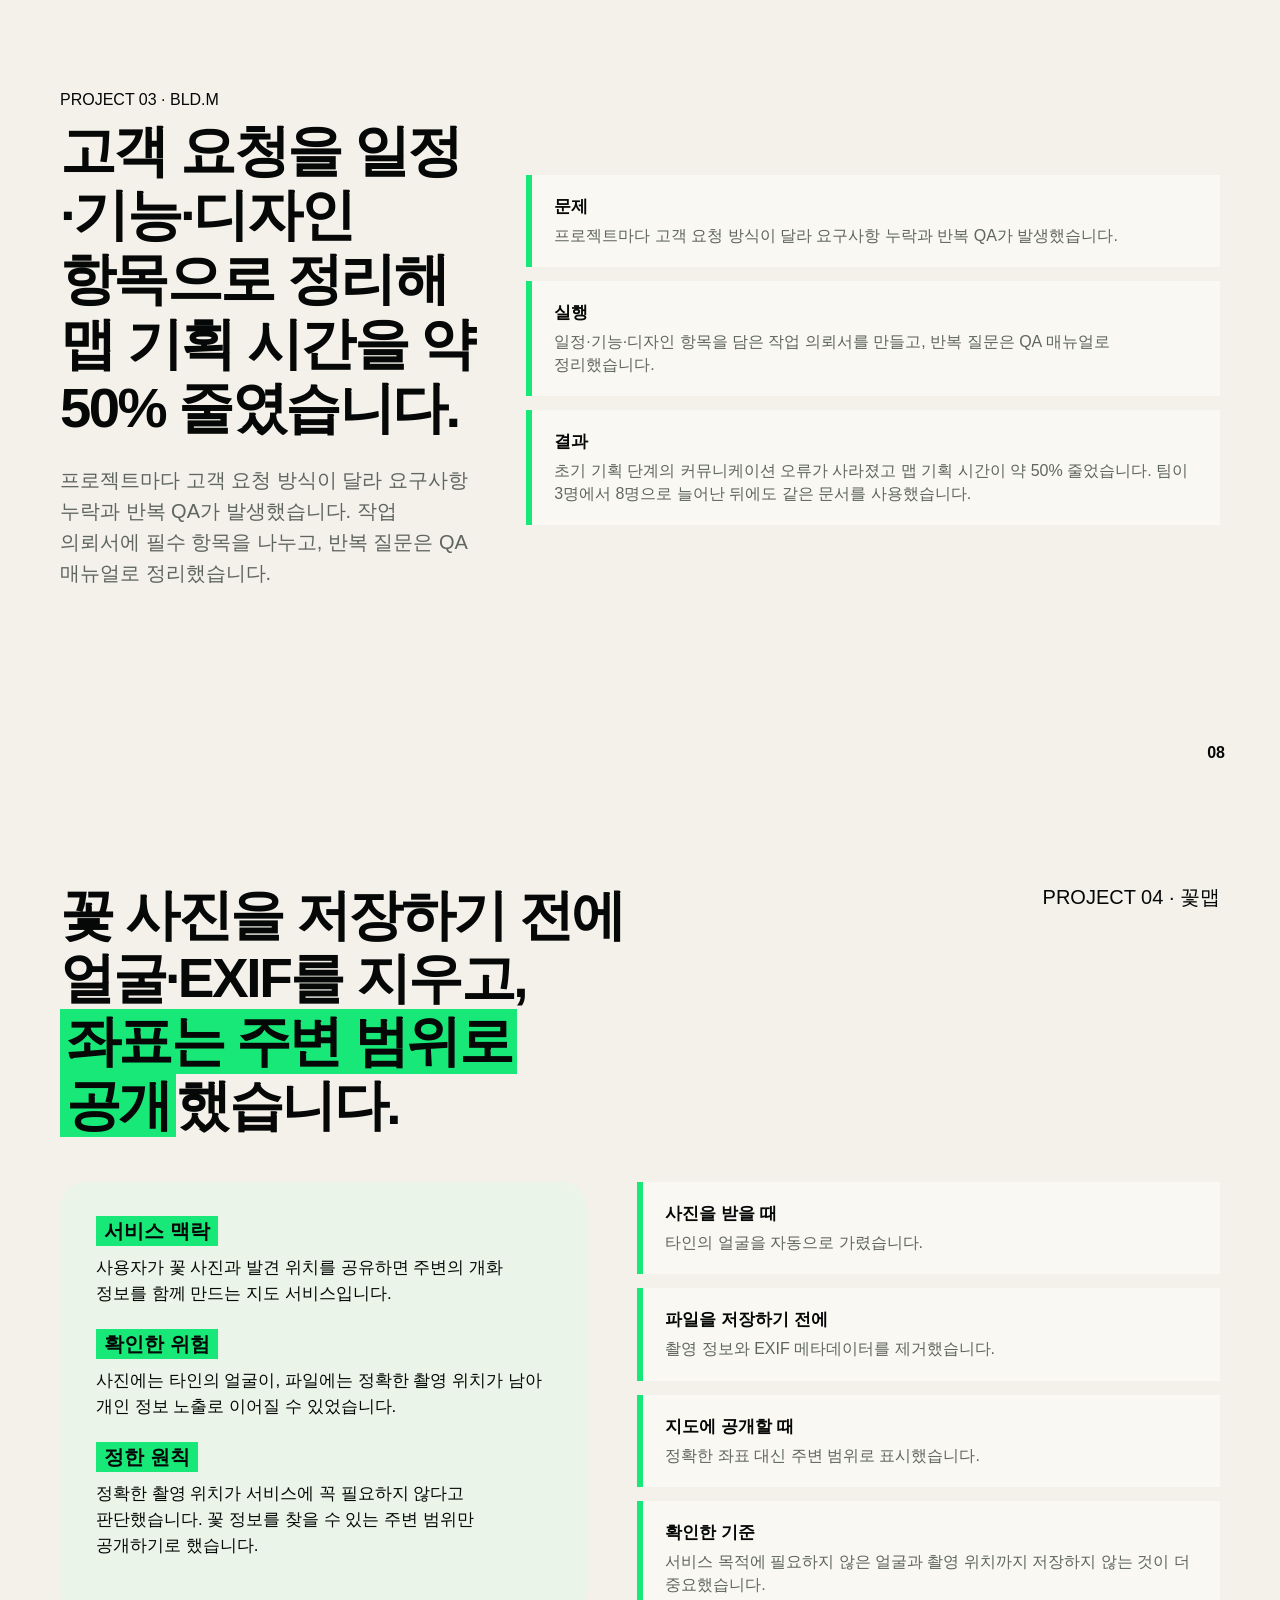
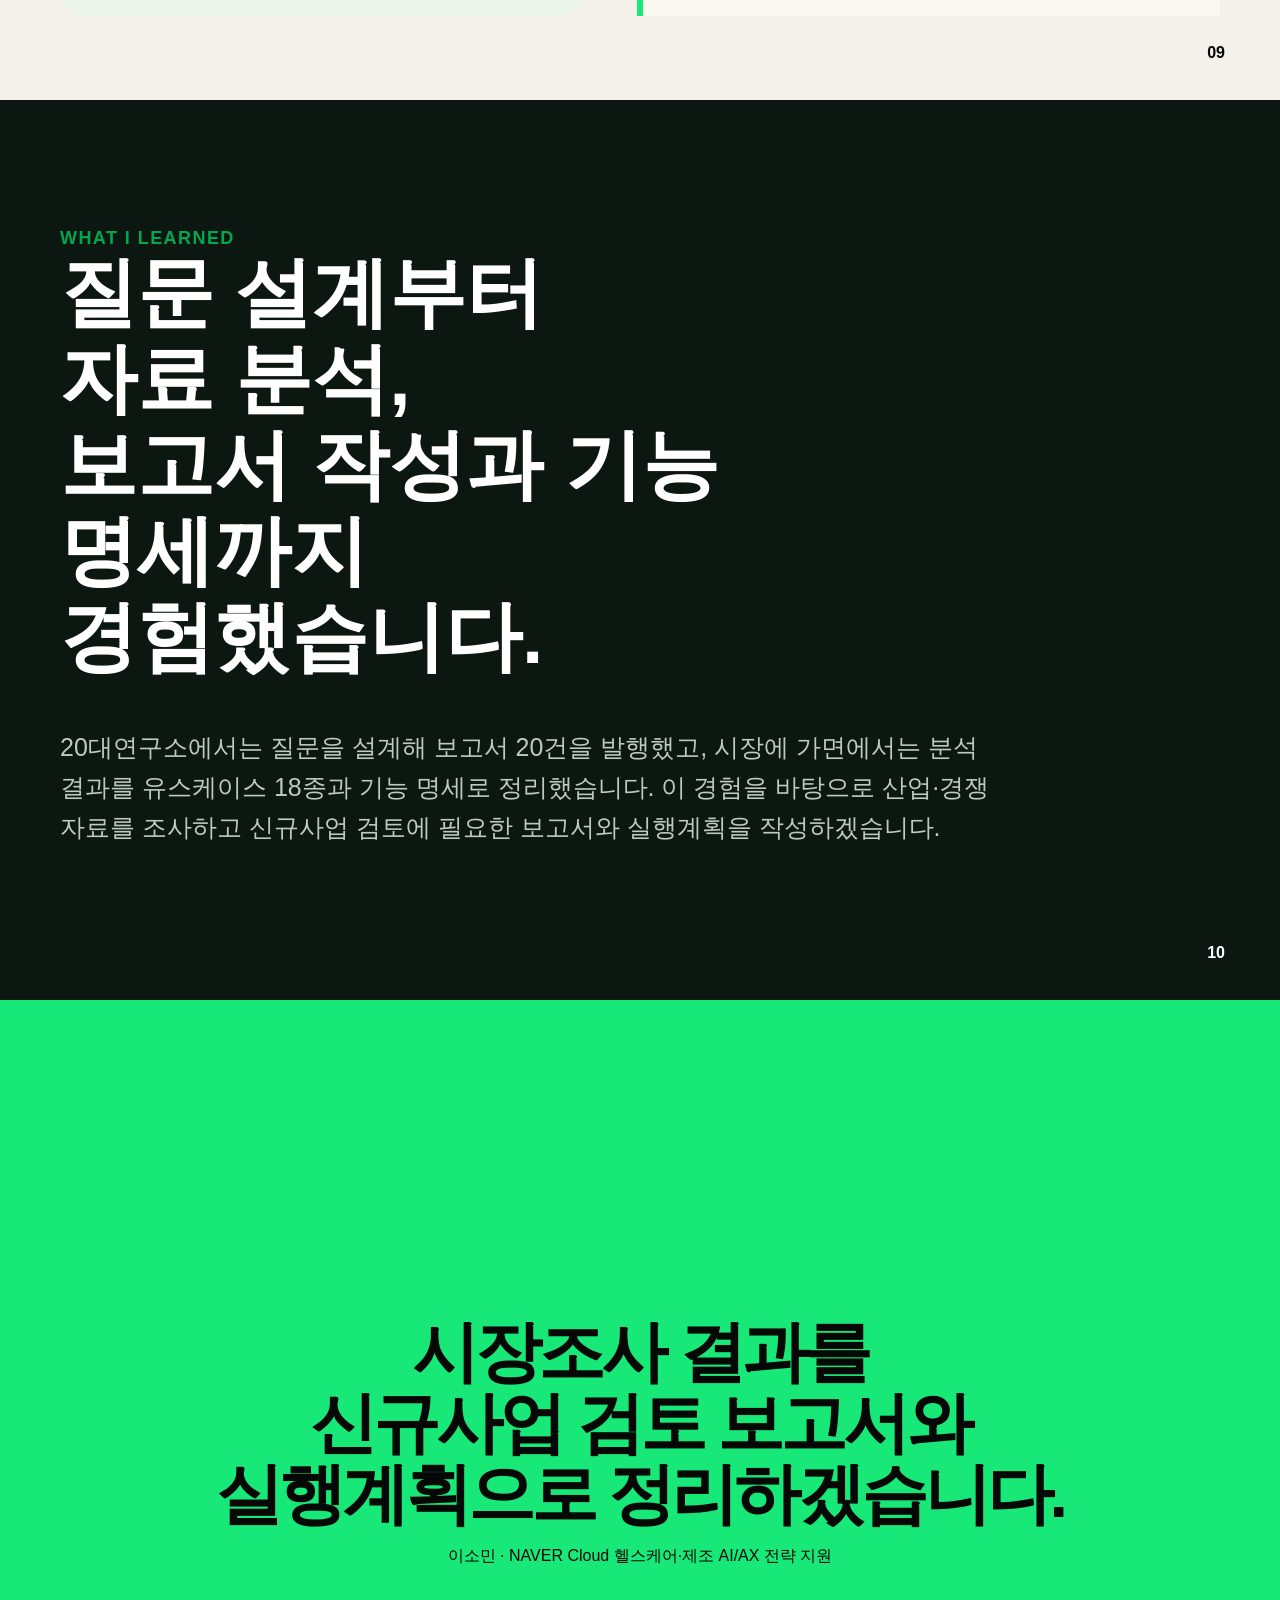
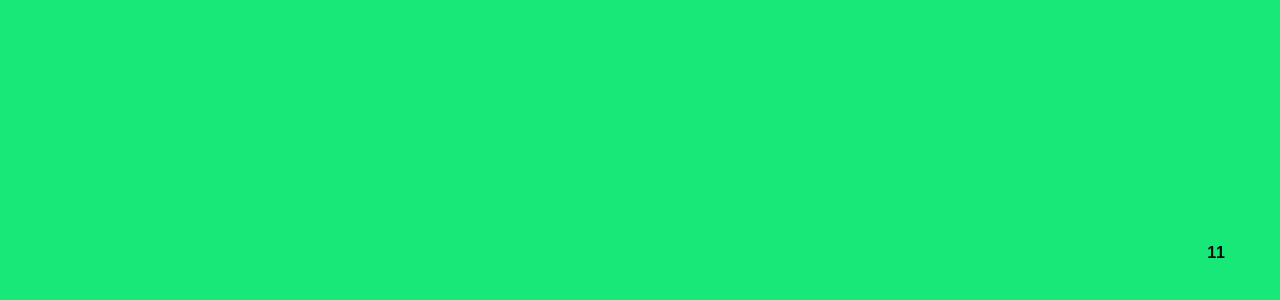
<file: healthcare/index.html>
<!doctype html><html lang="ko"><head><meta charset="utf-8"><meta name="viewport" content="width=device-width,initial-scale=1"><title>이소민 · 헬스케어 AI/AX 포트폴리오</title><link rel="stylesheet" href="../classic.css"><link rel="stylesheet" href="../refined.css"></head><body>
<section class="slide cover concept-cover"><div class="inside"><h1>자료가 많을수록,<br><span class="green">답해야 할 질문부터 좁혔습니다.</span></h1></div><span class="smallmeta">NAVER Cloud · 2026</span><span class="role">이소민 · Healthcare AI/AX Strategy</span><span class="num">01</span></section>
<section class="slide" id="project-index"><div class="inside concept-index"><div class="index-copy"><div class="kicker">PROJECT INDEX</div><h2>조사의 목적을 정한 뒤,<br><span class="green">무엇을 먼저 풀고<br>어떻게 실행할지</span> 정했습니다.</h2></div><div class="index-grid"><article class="index-card"><span class="index-no">01</span><div><b>자료 분석·우선순위</b><h3>시장에 가면</h3><p>온라인 게시글과 GPS 한계를 확인해 이미지 탐색을 우선 기능으로 정했습니다.</p></div></article><article class="index-card"><span class="index-no">02</span><div><b>질문 설계·보고서</b><h3>20대연구소 트렌드 조사</h3><p>사내 검토 주제에 맞춰 질문을 설계하고, 인사이트 보고서 20건을 작성했습니다.</p></div></article><article class="index-card"><span class="index-no">03</span><div><b>프로젝트 운영</b><h3>BLD.M</h3><p>요청 항목과 QA 기준을 정리해 초기 맵 기획 시간을 약 50% 줄였습니다.</p></div></article><article class="index-card supporting"><span class="index-no">04</span><div><b>데이터 취급 기준 · 보조 경험</b><h3>꽃맵</h3><p>얼굴·EXIF를 지우고, 정확한 좌표 대신 주변 범위만 공개했습니다.</p></div></article></div></div><span class="num">02</span></section>
<section class="slide project-cover"><div class="inside"><div class="kicker">PROJECT 01 · 시장에 가면</div><h2>온라인 게시글 약 14만 건을 분석해 음식 이미지 중심 탐색 기능을 기획했습니다.</h2><p class="one-line">외국인의 전통시장 이용 불편을 알아보기 위해 온라인 게시글을 분석했습니다. 음식명을 모를 때 사진으로 판매처를 찾는 행동을 확인해 이미지 중심 탐색을 우선 기능으로 정했습니다.</p><div class="project-info"><div><b>기간</b><span>2025.11–12 · 5주</span></div><div><b>형태</b><span>LG DX School 팀 프로젝트</span></div><div><b>역할</b><span>컨셉·분석·기능 명세 주도</span></div><div><b>결과</b><span>LG DX School 장려상</span></div></div></div><span class="num">03</span></section>
<section class="slide"><div class="inside"><div class="page-head"><h2>온라인 게시글 약 14만 건을 분석해<br><span class="green">음식 탐색 문제를 우선 과제</span>로 정했습니다.</h2><span class="context">LG DX School</span></div><div class="body-grid"><div class="logic"><div><h3>문제 배경</h3><p>외국인의 전통시장 불편을 해결한다는 방향만 있었고 무엇을 먼저 풀어야 할지 근거가 없었습니다.</p></div><div><h3>분석 과정</h3><ul><li>광고·중복 게시글을 제외해 약 7.2만 건으로 정제</li><li>감성 가중치와 밀도 기반 클러스터링으로 반복 불편 분류</li><li>음식 탐색과 점포 정보 관리 문제를 우선 과제로 선정</li></ul></div><div><h3>분석 결과</h3><p>음식명을 모르면 키워드 검색을 시작하기 어려웠습니다.</p></div></div><div class="facts"><div class="fact"><b>조사의 질문</b><span>외국인은 전통시장에서 어떤 순간에 탐색을 멈추는가?</span></div><div class="fact"><b>확인한 문제</b><span>정보의 양보다 음식명을 모르는 상태에서 검색을 시작하기 어려운 것이 먼저였습니다.</span></div><div class="fact"><b>의사결정</b><span>GPS 기반 점포 연결 대신 이미지 중심 탐색을 우선 기능으로 정했습니다.</span></div></div></div></div><span class="num">04</span></section>
<section class="slide"><div class="inside"><div class="page-head"><h2>시장 안에서 GPS 오차가 커<br><span class="green">이미지 탐색을 우선 기능</span>으로 바꿨습니다.</h2><span class="context">기술 한계 · 기능 우선순위 변경</span></div><div class="story-grid"><div class="story-card"><h3>초기 접근</h3><p>사용자가 올린 음식 사진의 GPS 좌표를 점포와 연결하면 정보를 빠르게 갱신할 수 있다고 봤습니다.</p></div><div class="story-card problem"><h3>확인한 한계</h3><p>시장 내부에서는 위치 오차가 커 특정 점포를 안정적으로 구분하기 어려웠습니다.</p></div><div class="story-card"><h3>방향을 바꾼 근거</h3><p>외국인은 음식명을 모를 때 사진을 먼저 보고 판매처를 찾았습니다. 정밀 위치보다 이미지에서 탐색을 시작하는 흐름이 실제 행동에 가까웠습니다.</p></div><div class="story-card"><h3>실행안</h3><p>이미지로 음식을 찾고 NFC 키링으로 서비스에 접속하는 흐름을 설계했습니다. 예외 흐름과 우선순위를 포함한 유스케이스 18종과 기능 명세를 작성했습니다.</p></div></div><div class="decision"><b>프로젝트 결과</b><p>이 기획으로 LG DX School 장려상을 받았습니다.</p></div></div><span class="num">05</span></section>
<section class="slide project-cover"><div class="inside"><div class="kicker">PROJECT 02 · 20대연구소</div><h2>매주 6개 질문을 설계해 인사이트 보고서 20건을 발행했습니다.</h2><p class="one-line">사내에서 검토하던 주제와 참여자 관심사를 함께 반영했습니다. 응답을 질문별로 분류하고 시각화했으며, 일부 내용은 내부 제안서의 근거로 활용됐습니다.</p><div class="project-info"><div><b>기간</b><span>2022 · 6개월</span></div><div><b>형태</b><span>기업 인턴</span></div><div><b>역할</b><span>질문 설계·분류·시각화</span></div><div><b>성과</b><span>응답률 90% 이상 · 보고서 20건</span></div></div></div><span class="num">06</span></section>
<section class="slide"><div class="inside"><div class="page-head"><h2>사내 검토 주제와 참여자 관심사를 반영해<br><span class="green">매주 6개 질문</span>을 설계했습니다.</h2><span class="context">대학내일 20대연구소</span></div><div class="story-grid"><div class="story-card"><h3>기존 문제</h3><p>기존 질문은 참여자 관심사 위주여서 사내 제안서가 검토하던 주제와 맞지 않았습니다.</p></div><div class="story-card problem"><h3>질문 설계</h3><p>위클리 미팅에서 나온 검토 주제를 아카이빙한 뒤 참여자 관심사와 비교했습니다. 두 자료에 공통으로 나타난 주제를 질문으로 만들었습니다.</p></div><div class="story-card"><h3>분석과 전달</h3><p>응답을 질문별로 분류해 차트와 요약 문장으로 정리했습니다.</p></div><div class="story-card"><h3>업무 결과</h3><p>평균 응답률 90% 이상을 유지했고, 6개월간 보고서 20건을 발행했습니다. 일부 내용은 내부 제안서 근거로 활용됐습니다.</p></div></div><div class="takeaway">이후에는 자료를 수집하기 전에 보고서를 어디에 사용할지 확인하고, 그 결정에 필요한 질문부터 정했습니다.</div></div><span class="num">07</span></section>
<section class="slide"><div class="inside mini-project"><div><div class="project-label">PROJECT 03 · BLD.M</div><h2>고객 요청을 일정·기능·디자인 항목으로 정리해<br>맵 기획 시간을 약 50% 줄였습니다.</h2><p class="brief">프로젝트마다 고객 요청 방식이 달라 요구사항 누락과 반복 QA가 발생했습니다. 작업 의뢰서에 필수 항목을 나누고, 반복 질문은 QA 매뉴얼로 정리했습니다.</p></div><div class="facts"><div class="fact"><b>문제</b><span>프로젝트마다 고객 요청 방식이 달라 요구사항 누락과 반복 QA가 발생했습니다.</span></div><div class="fact"><b>실행</b><span>일정·기능·디자인 항목을 담은 작업 의뢰서를 만들고, 반복 질문은 QA 매뉴얼로 정리했습니다.</span></div><div class="fact"><b>결과</b><span>초기 기획 단계의 커뮤니케이션 오류가 사라졌고 맵 기획 시간이 약 50% 줄었습니다. 팀이 3명에서 8명으로 늘어난 뒤에도 같은 문서를 사용했습니다.</span></div></div></div><span class="num">08</span></section>
<section class="slide"><div class="inside"><div class="page-head"><h2>꽃 사진을 저장하기 전에 얼굴·EXIF를 지우고,<br><span class="green">좌표는 주변 범위로 공개</span>했습니다.</h2><span class="context">PROJECT 04 · 꽃맵</span></div><div class="body-grid"><div class="logic"><div><h3>서비스 맥락</h3><p>사용자가 꽃 사진과 발견 위치를 공유하면 주변의 개화 정보를 함께 만드는 지도 서비스입니다.</p></div><div><h3>확인한 위험</h3><p>사진에는 타인의 얼굴이, 파일에는 정확한 촬영 위치가 남아 개인 정보 노출로 이어질 수 있었습니다.</p></div><div><h3>정한 원칙</h3><p>정확한 촬영 위치가 서비스에 꼭 필요하지 않다고 판단했습니다. 꽃 정보를 찾을 수 있는 주변 범위만 공개하기로 했습니다.</p></div></div><div class="facts"><div class="fact"><b>사진을 받을 때</b><span>타인의 얼굴을 자동으로 가렸습니다.</span></div><div class="fact"><b>파일을 저장하기 전에</b><span>촬영 정보와 EXIF 메타데이터를 제거했습니다.</span></div><div class="fact"><b>지도에 공개할 때</b><span>정확한 좌표 대신 주변 범위로 표시했습니다.</span></div><div class="fact"><b>확인한 기준</b><span>서비스 목적에 필요하지 않은 얼굴과 촬영 위치까지 저장하지 않는 것이 더 중요했습니다.</span></div></div></div></div><span class="num">09</span></section>
<section class="slide learning"><div class="inside"><div class="kicker">WHAT I LEARNED</div><h2>질문 설계부터 자료 분석,<br>보고서 작성과 기능 명세까지 경험했습니다.</h2><p>20대연구소에서는 질문을 설계해 보고서 20건을 발행했고, 시장에 가면에서는 분석 결과를 유스케이스 18종과 기능 명세로 정리했습니다. 이 경험을 바탕으로 산업·경쟁 자료를 조사하고 신규사업 검토에 필요한 보고서와 실행계획을 작성하겠습니다.</p></div><span class="num">10</span></section>
<section class="slide closing"><div><h2 class="manual">시장조사 결과를<br>신규사업 검토 보고서와<br>실행계획으로 정리하겠습니다.</h2><p>이소민 · NAVER Cloud 헬스케어·제조 AI/AX 전략 지원</p></div><span class="num">11</span></section>
<nav class="nav"><button data-prev>←</button><span><span data-current>01</span> / <span data-total>13</span></span><button data-next>→</button></nav><script src="../deck.js"></script></body></html>
</file>
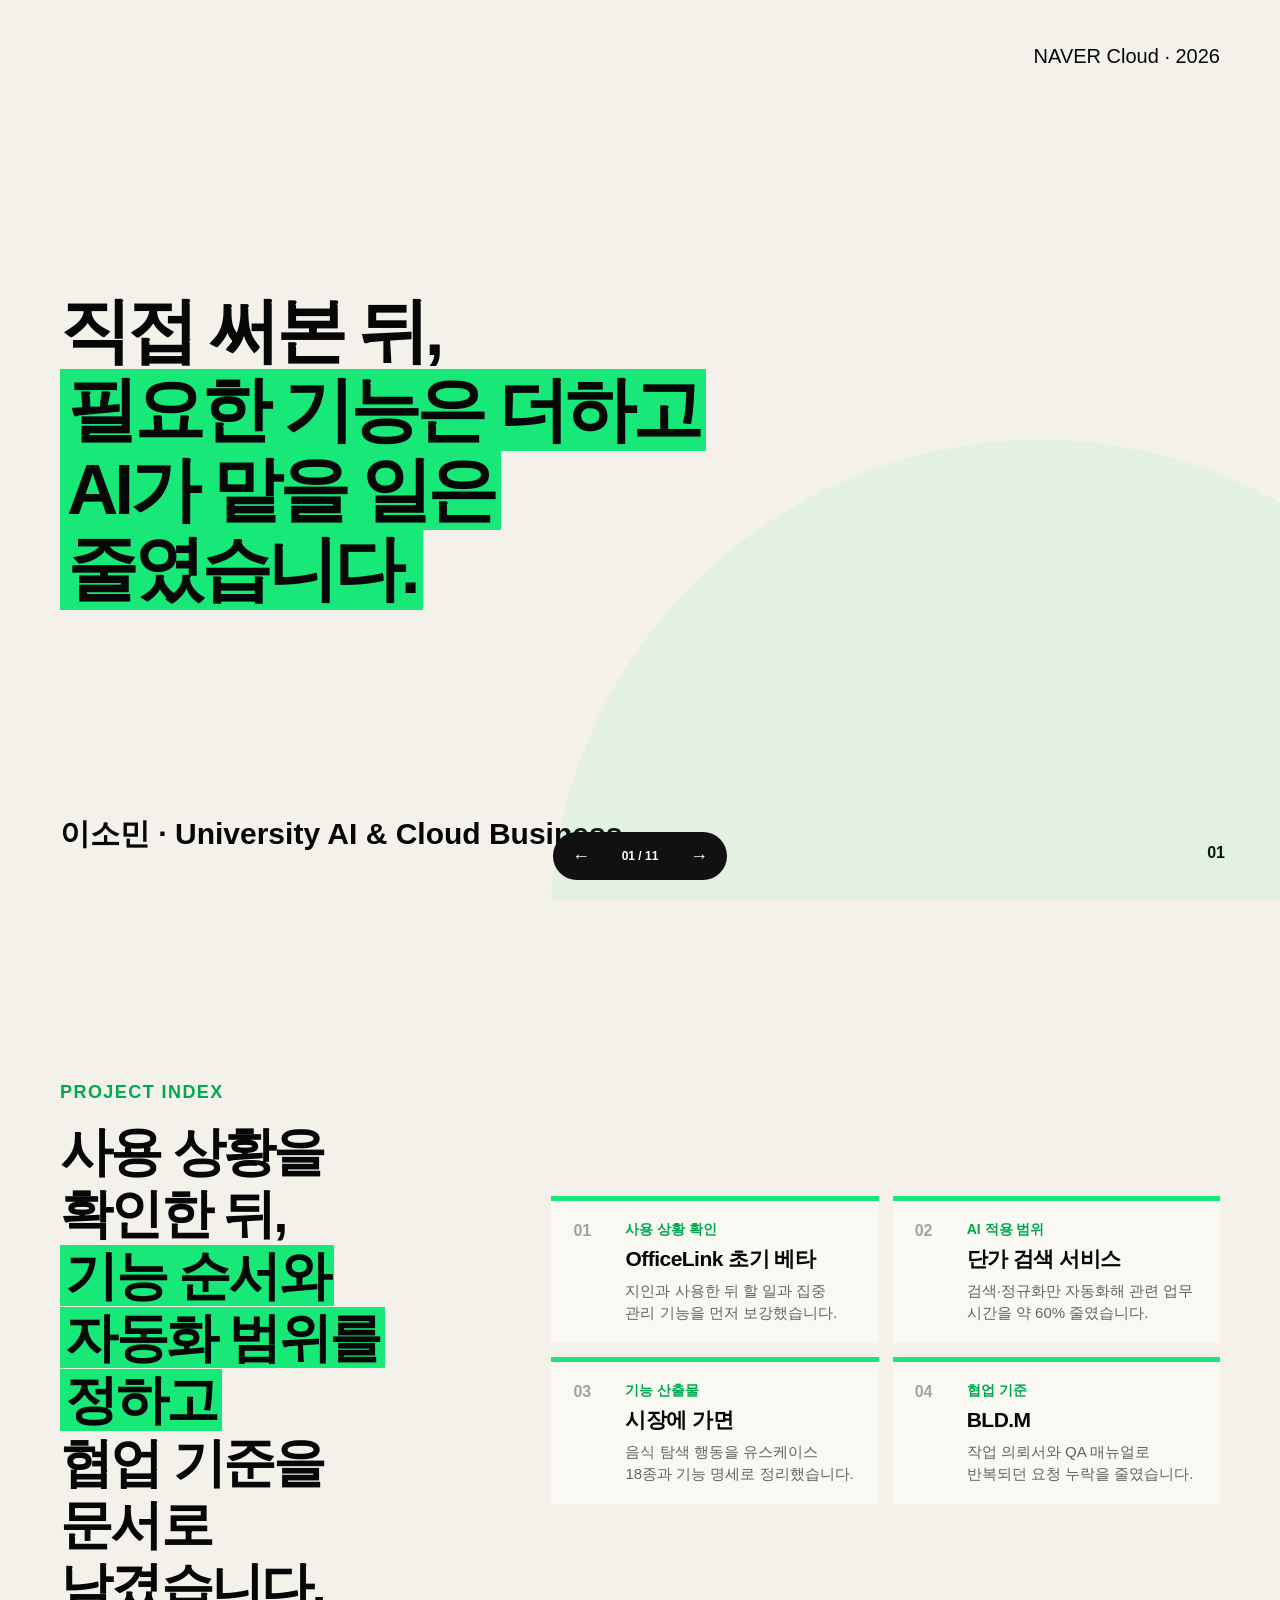
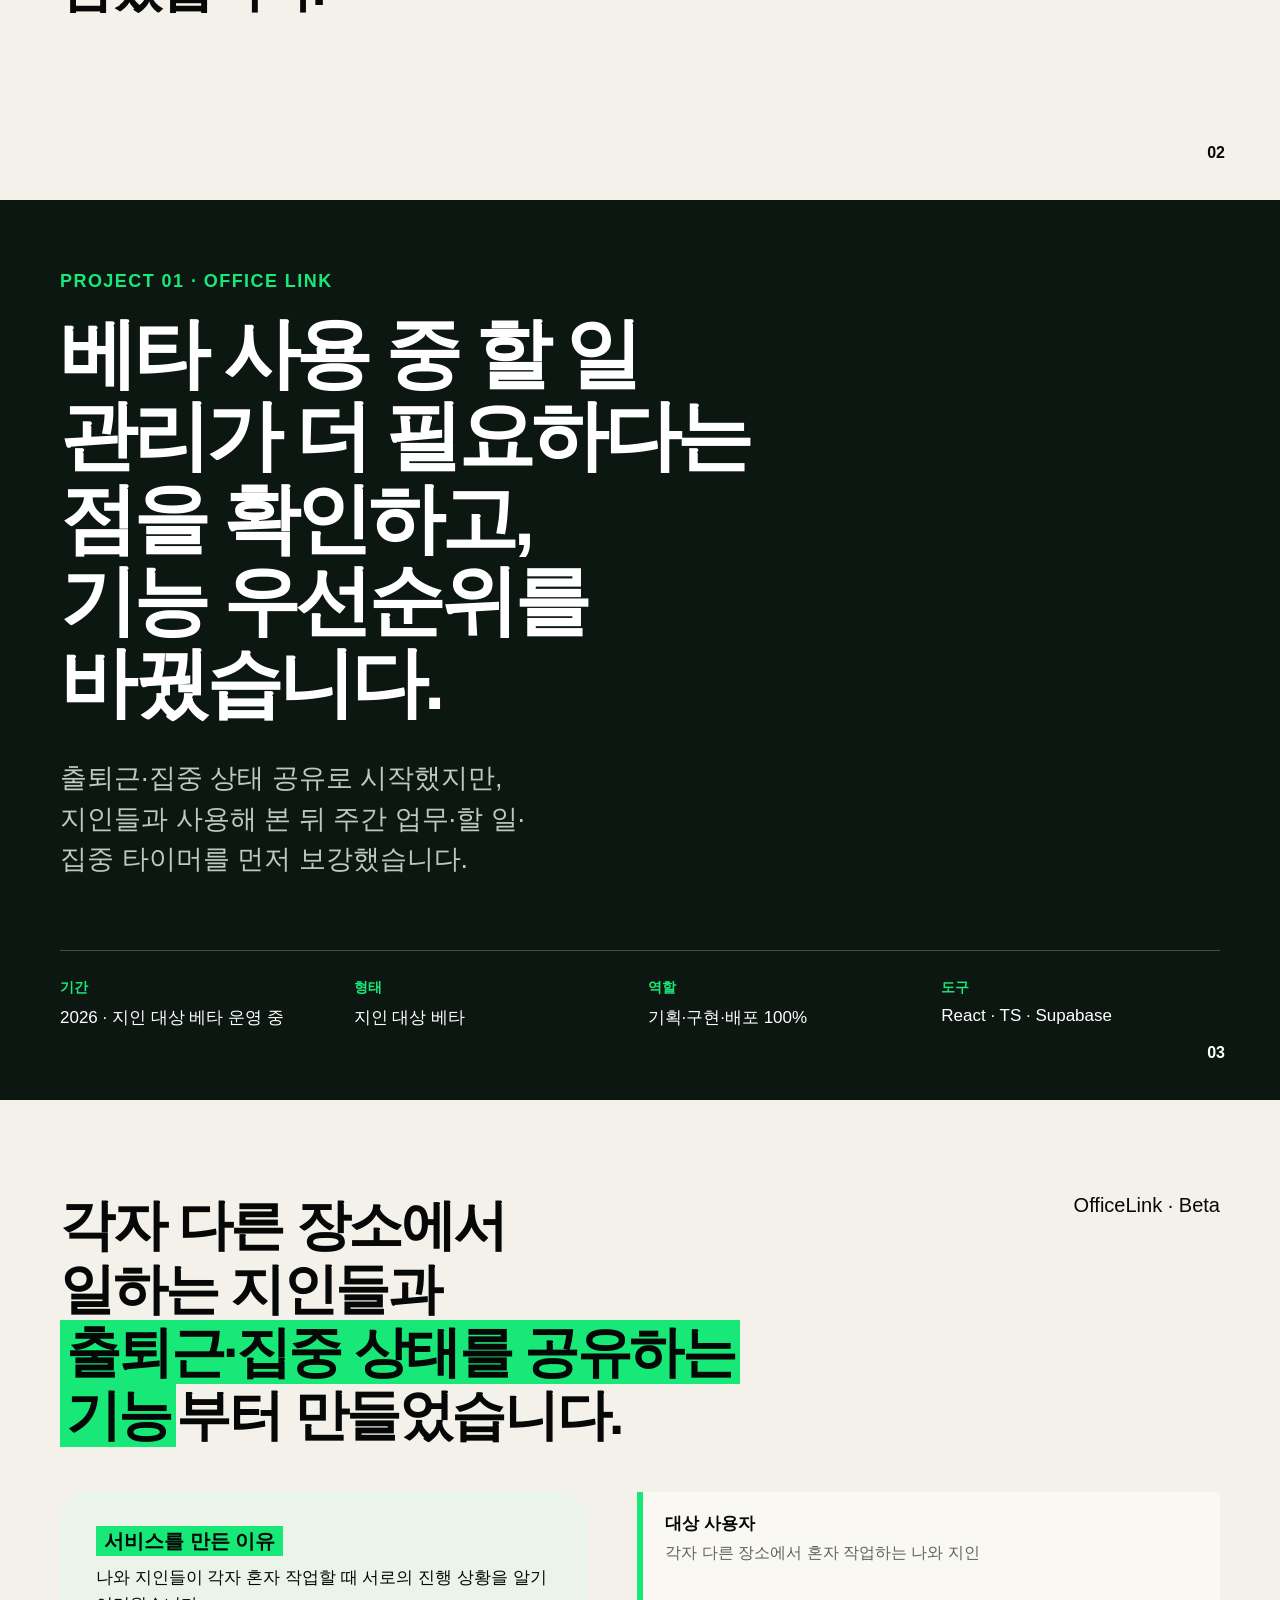
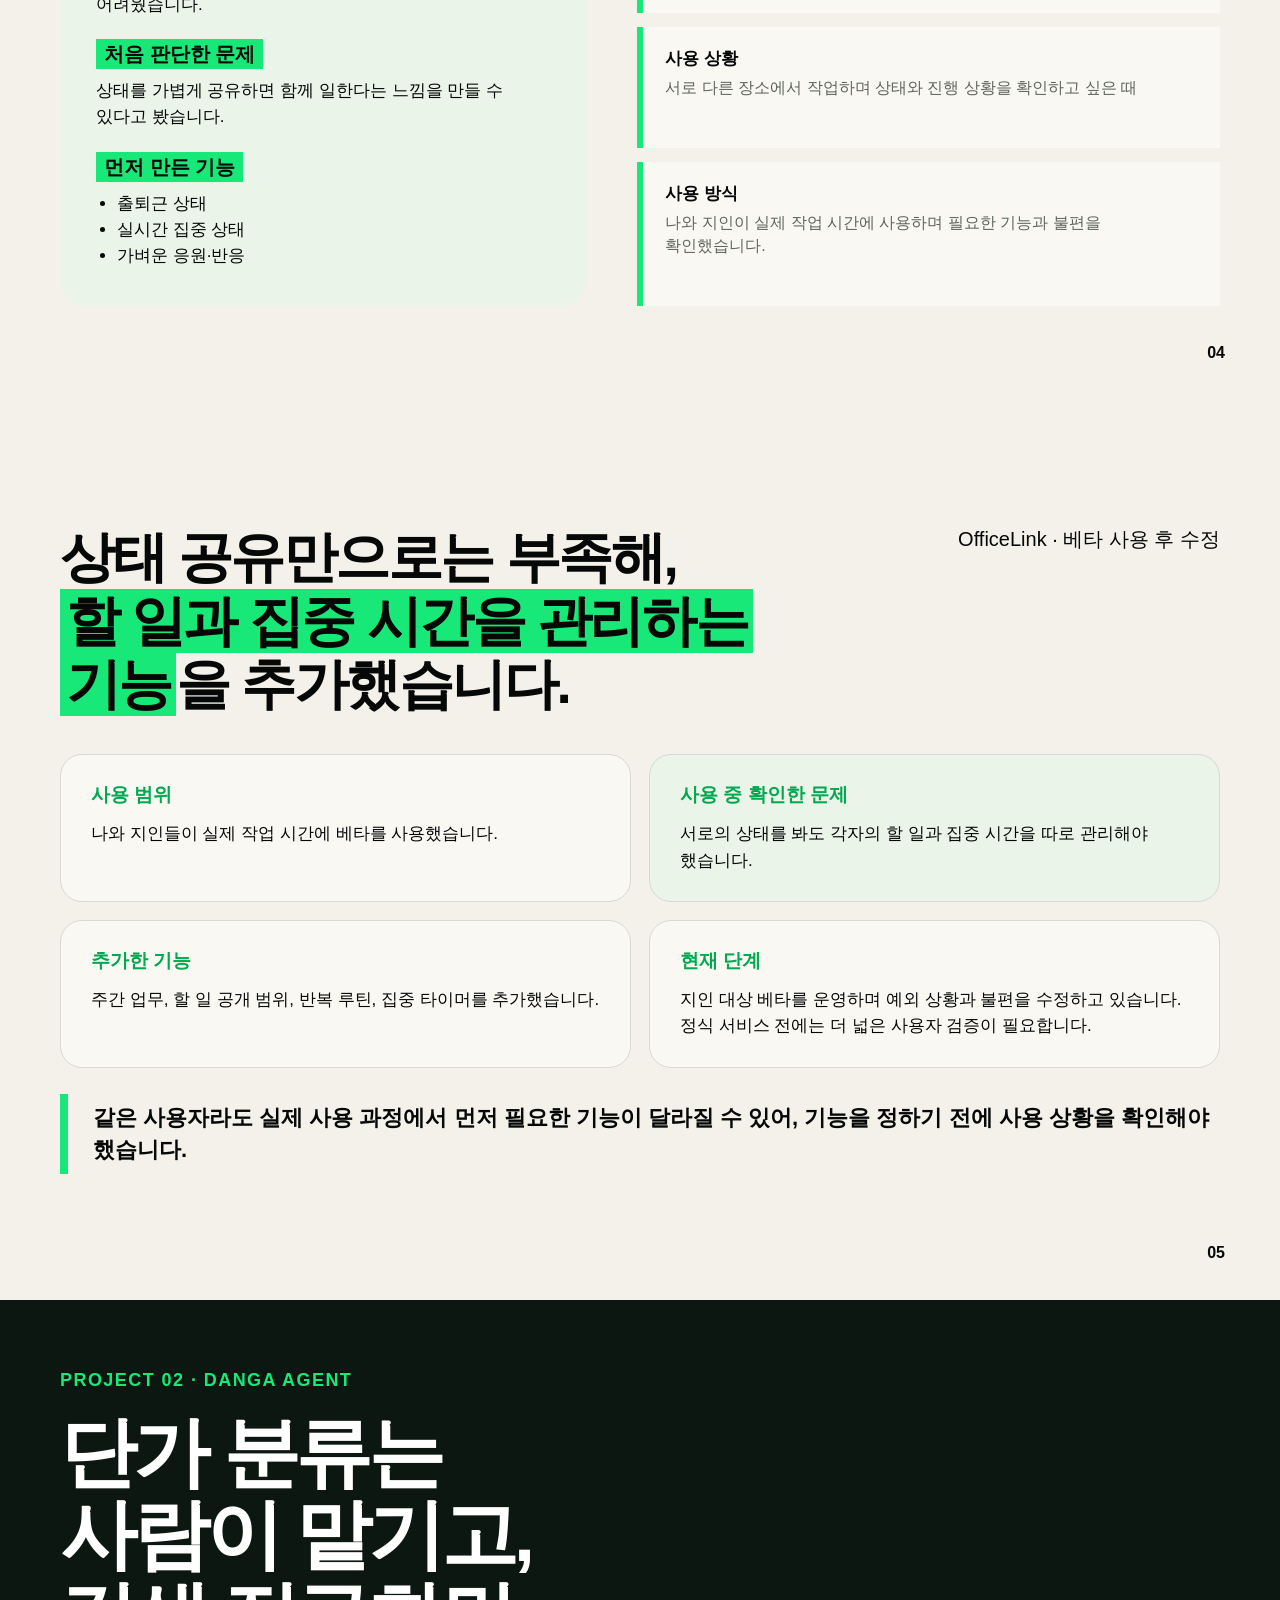
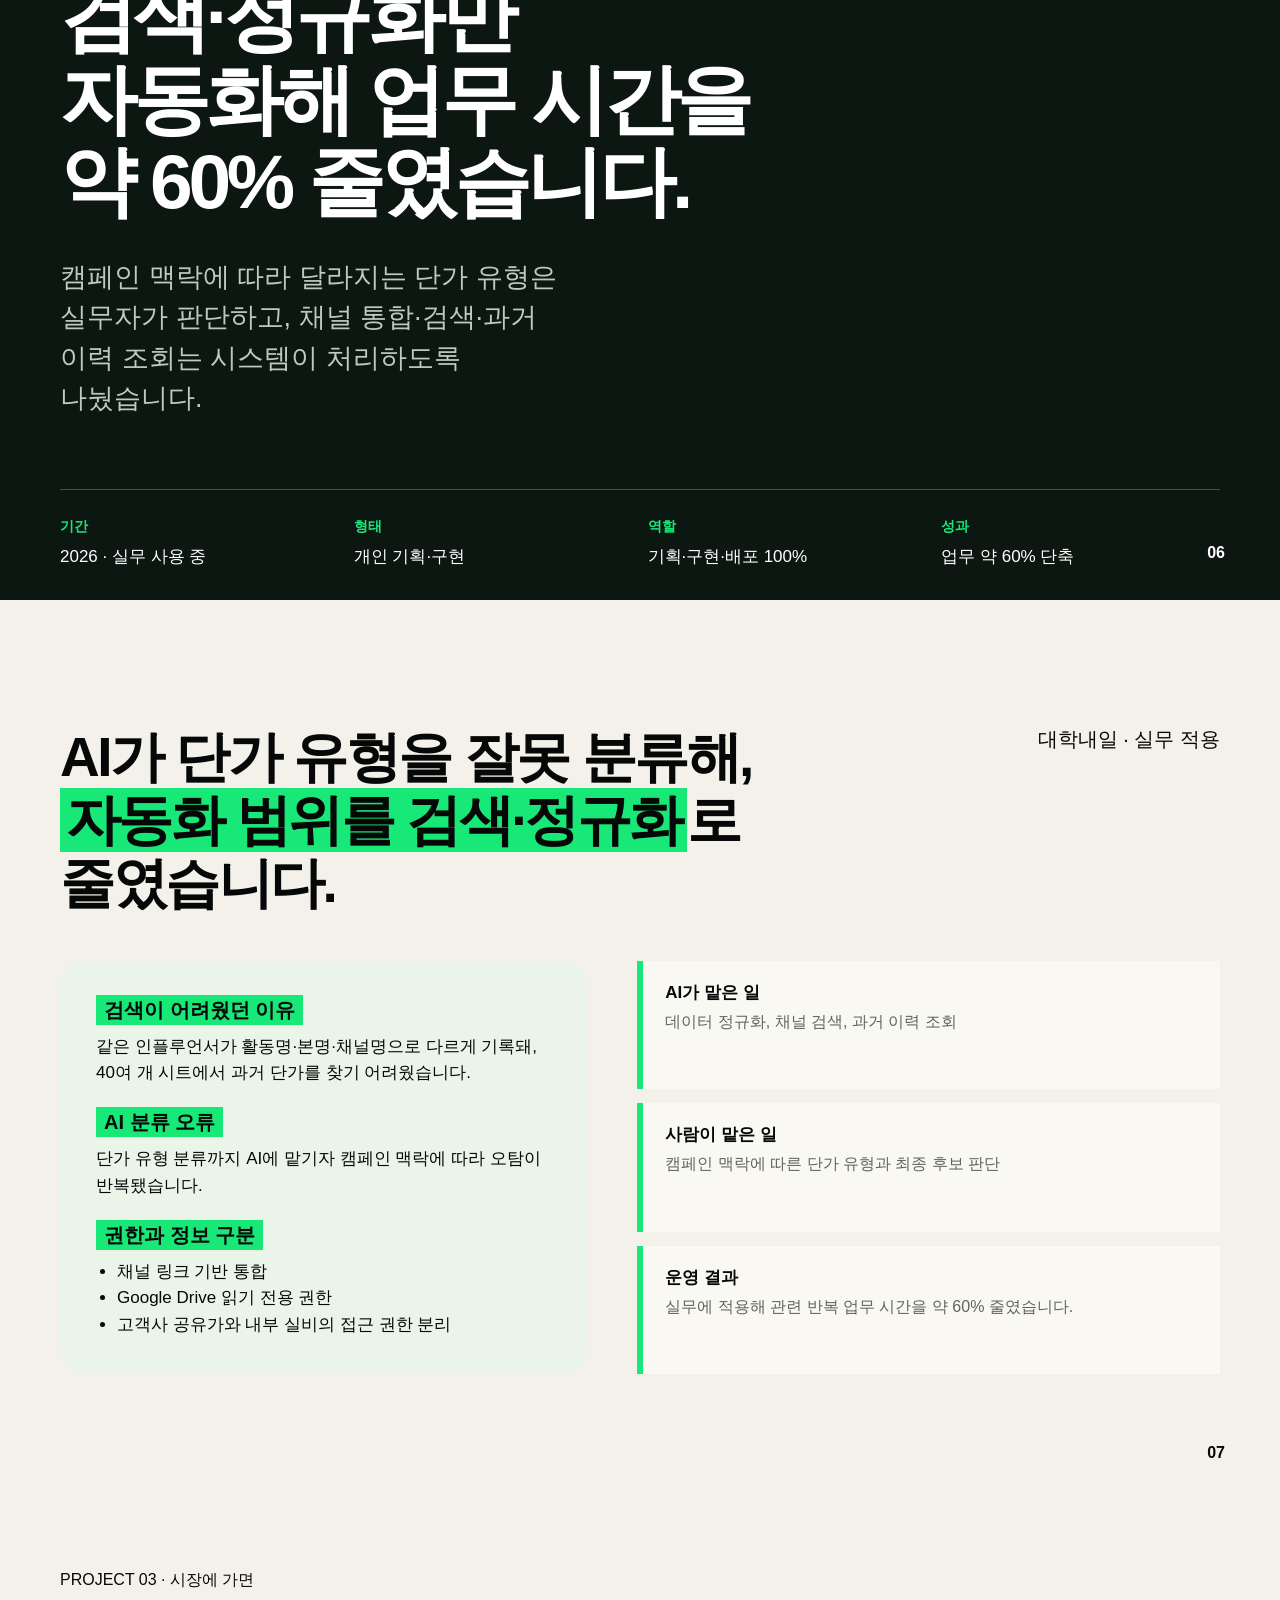
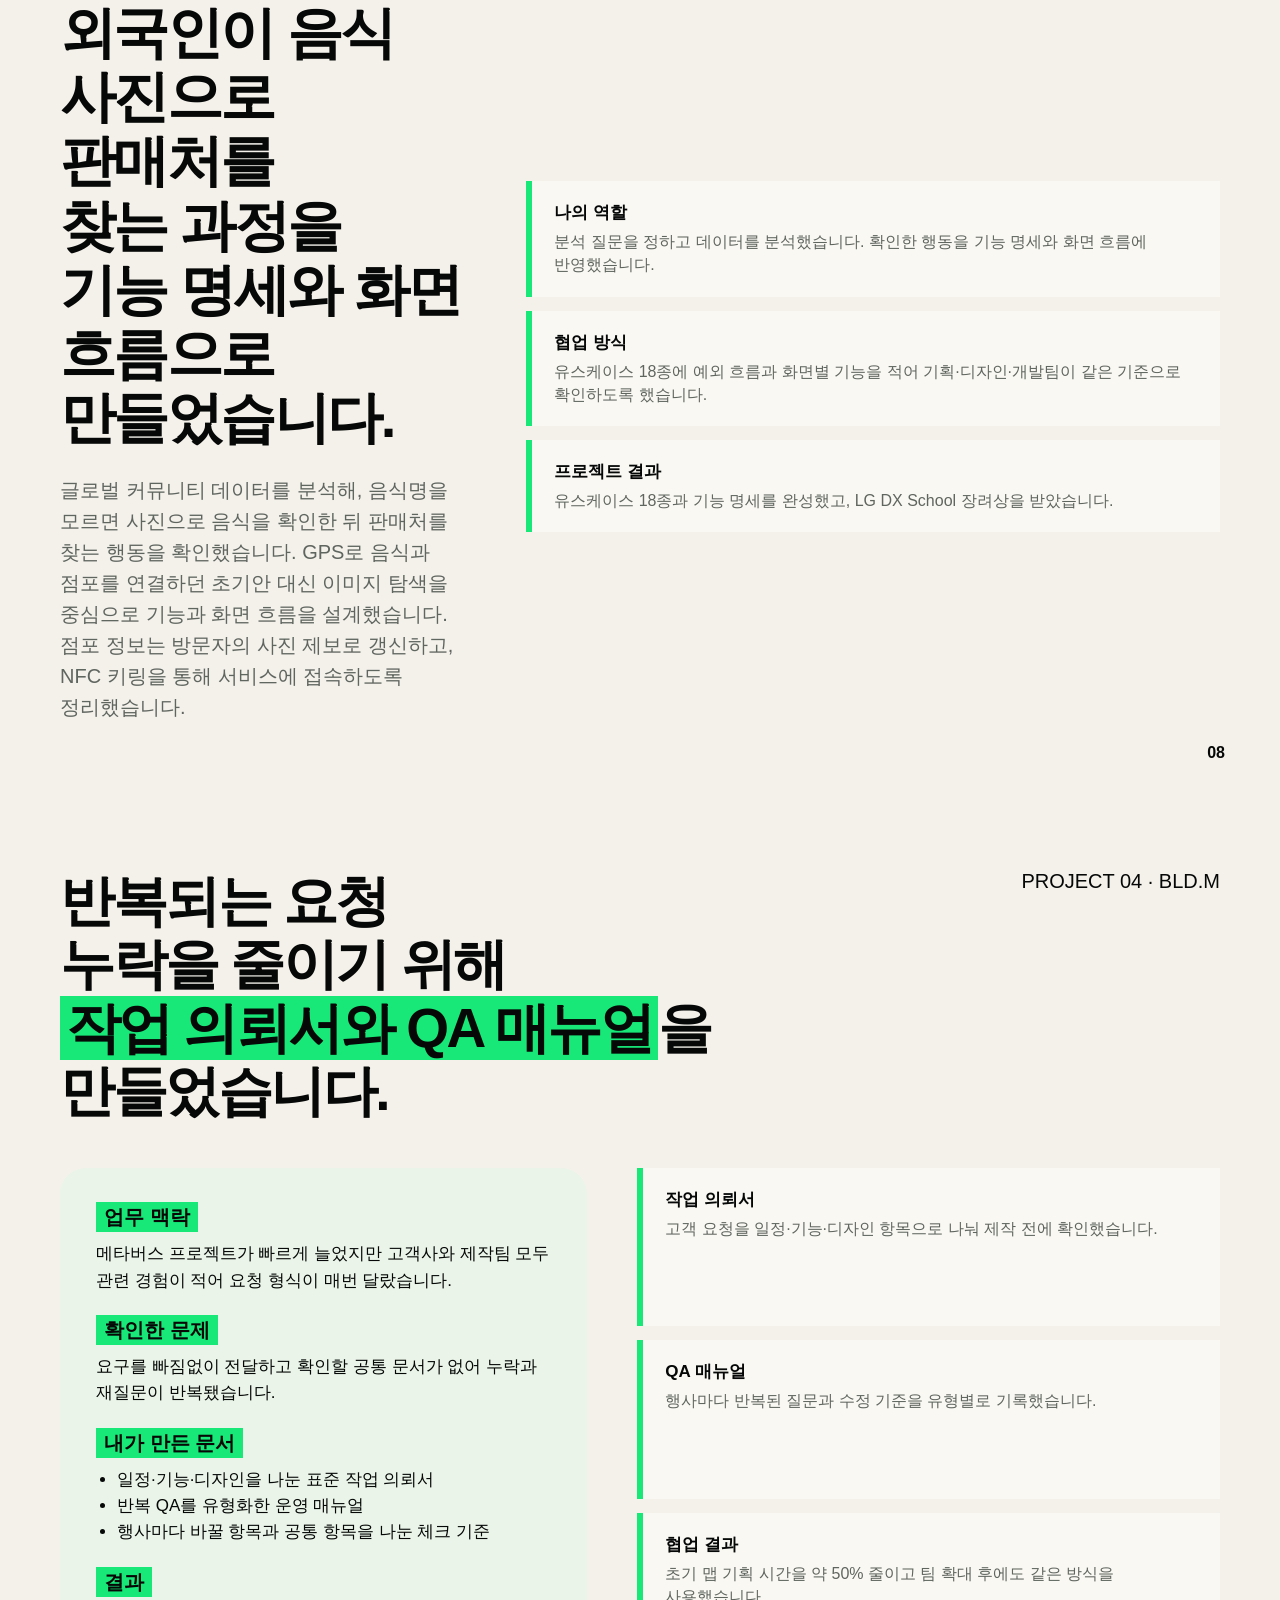
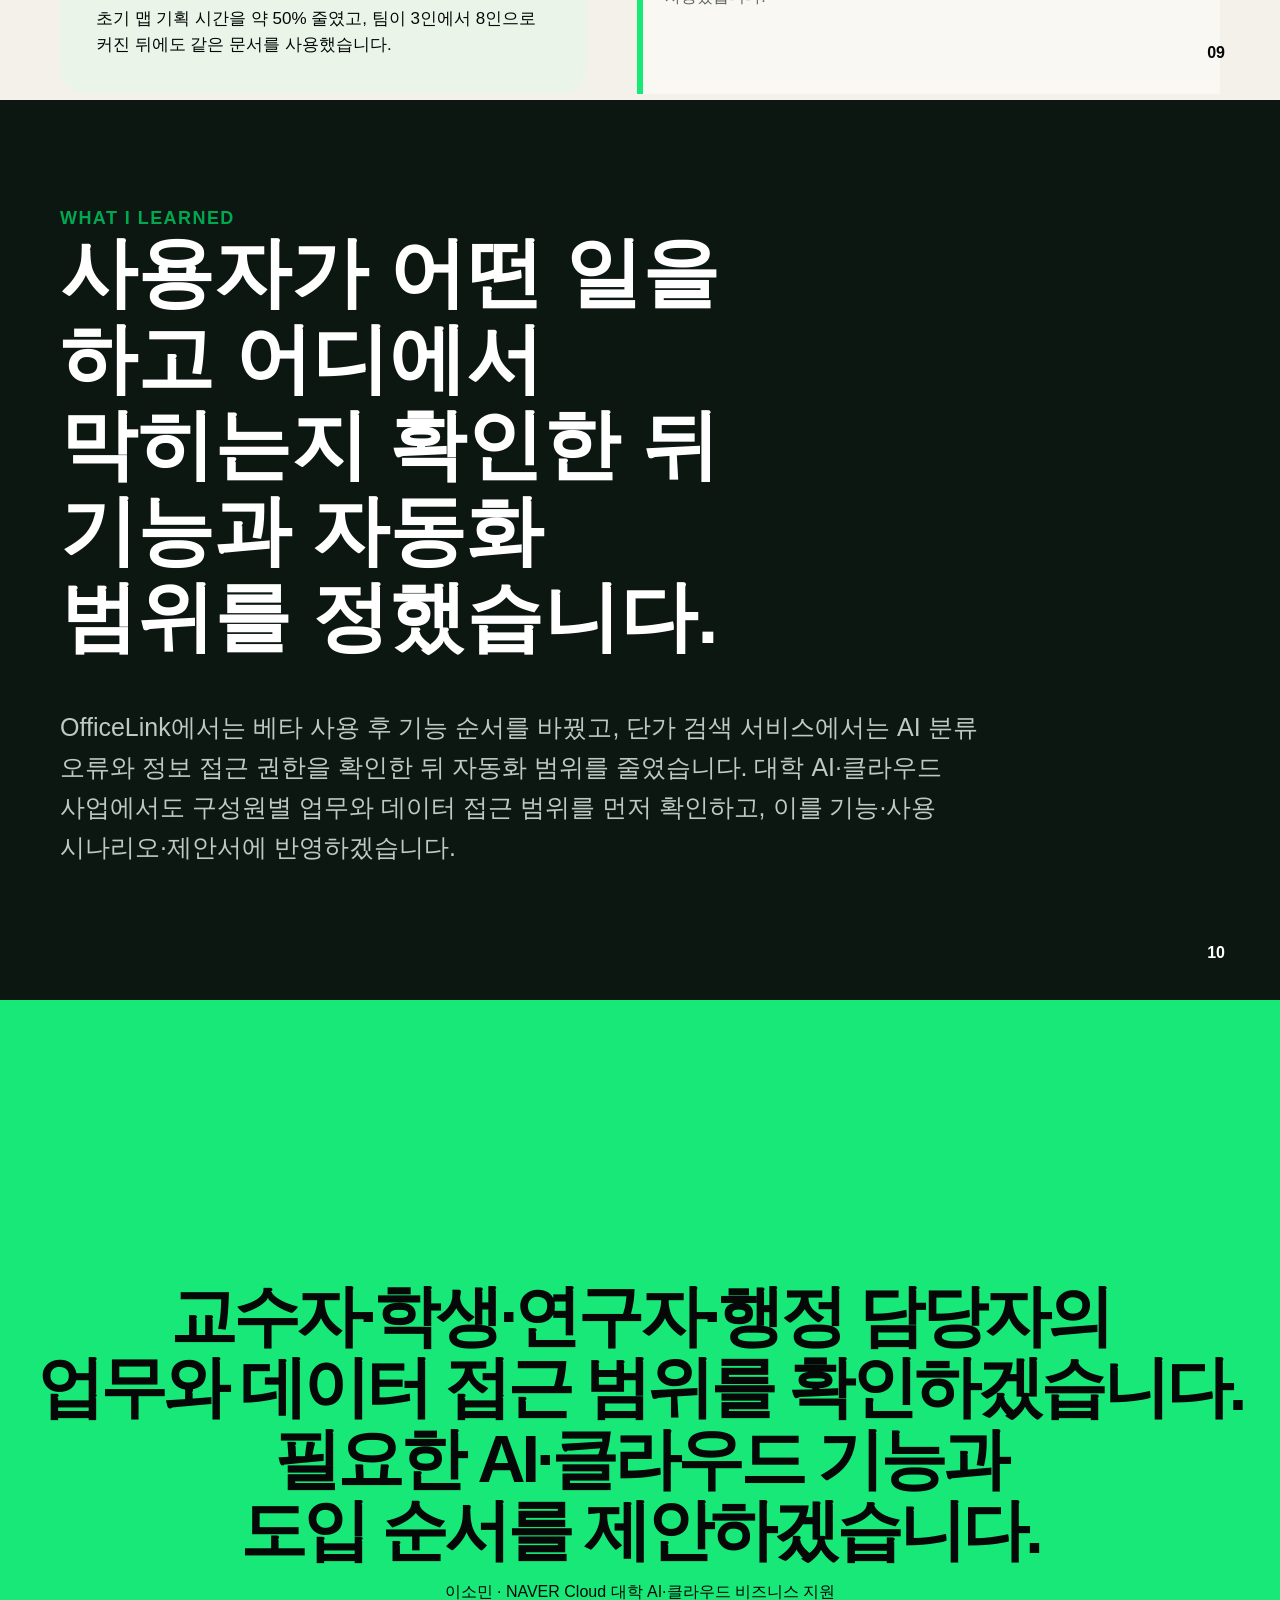
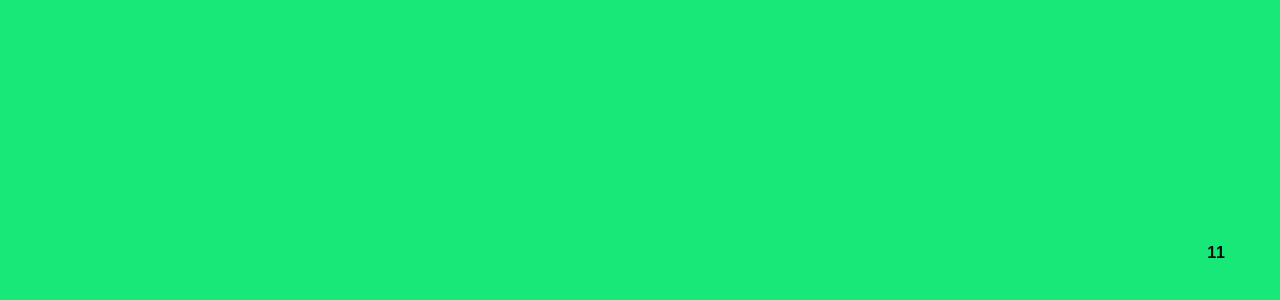
<file: univ/index.html>
<!doctype html><html lang="ko"><head><meta charset="utf-8"><meta name="viewport" content="width=device-width,initial-scale=1"><title>이소민 · 대학 AI·클라우드 포트폴리오</title><link rel="stylesheet" href="../classic.css"><link rel="stylesheet" href="../refined.css"></head><body>
<section class="slide cover concept-cover"><div class="inside"><h1>직접 써본 뒤,<br><span class="green">필요한 기능은 더하고<br>AI가 맡을 일은 줄였습니다.</span></h1></div><span class="smallmeta">NAVER Cloud · 2026</span><span class="role">이소민 · University AI &amp; Cloud Business</span><span class="num">01</span></section>
<section class="slide" id="project-index"><div class="inside concept-index"><div class="index-copy"><div class="kicker">PROJECT INDEX</div><h2>사용 상황을 확인한 뒤,<br><span class="green">기능 순서와 자동화 범위를 정하고</span><br>협업 기준을 문서로 남겼습니다.</h2></div><div class="index-grid"><article class="index-card"><span class="index-no">01</span><div><b>사용 상황 확인</b><h3>OfficeLink 초기 베타</h3><p>지인과 사용한 뒤 할 일과 집중 관리 기능을 먼저 보강했습니다.</p></div></article><article class="index-card"><span class="index-no">02</span><div><b>AI 적용 범위</b><h3>단가 검색 서비스</h3><p>검색·정규화만 자동화해 관련 업무 시간을 약 60% 줄였습니다.</p></div></article><article class="index-card"><span class="index-no">03</span><div><b>기능 산출물</b><h3>시장에 가면</h3><p>음식 탐색 행동을 유스케이스 18종과 기능 명세로 정리했습니다.</p></div></article><article class="index-card"><span class="index-no">04</span><div><b>협업 기준</b><h3>BLD.M</h3><p>작업 의뢰서와 QA 매뉴얼로 반복되던 요청 누락을 줄였습니다.</p></div></article></div></div><span class="num">02</span></section>
<section class="slide project-cover"><div class="inside"><div class="kicker">PROJECT 01 · OFFICE LINK</div><h2>베타 사용 중 할 일 관리가 더 필요하다는 점을 확인하고,<br>기능 우선순위를 바꿨습니다.</h2><p class="one-line">출퇴근·집중 상태 공유로 시작했지만, 지인들과 사용해 본 뒤 주간 업무·할 일·집중 타이머를 먼저 보강했습니다.</p><div class="project-info"><div><b>기간</b><span>2026 · 지인 대상 베타 운영 중</span></div><div><b>형태</b><span>지인 대상 베타</span></div><div><b>역할</b><span>기획·구현·배포 100%</span></div><div><b>도구</b><span>React · TS · Supabase</span></div></div></div><span class="num">03</span></section>
<section class="slide"><div class="inside"><div class="page-head"><h2>각자 다른 장소에서 일하는 지인들과<br><span class="green">출퇴근·집중 상태를 공유하는 기능</span>부터 만들었습니다.</h2><span class="context">OfficeLink · Beta</span></div><div class="body-grid"><div class="logic"><div><h3>서비스를 만든 이유</h3><p>나와 지인들이 각자 혼자 작업할 때 서로의 진행 상황을 알기 어려웠습니다.</p></div><div><h3>처음 판단한 문제</h3><p>상태를 가볍게 공유하면 함께 일한다는 느낌을 만들 수 있다고 봤습니다.</p></div><div><h3>먼저 만든 기능</h3><ul><li>출퇴근 상태</li><li>실시간 집중 상태</li><li>가벼운 응원·반응</li></ul></div></div><div class="facts"><div class="fact"><b>대상 사용자</b><span>각자 다른 장소에서 혼자 작업하는 나와 지인</span></div><div class="fact"><b>사용 상황</b><span>서로 다른 장소에서 작업하며 상태와 진행 상황을 확인하고 싶은 때</span></div><div class="fact"><b>사용 방식</b><span>나와 지인이 실제 작업 시간에 사용하며 필요한 기능과 불편을 확인했습니다.</span></div></div></div></div><span class="num">04</span></section>
<section class="slide"><div class="inside"><div class="page-head"><h2>상태 공유만으로는 부족해,<br><span class="green">할 일과 집중 시간을 관리하는 기능</span>을 추가했습니다.</h2><span class="context">OfficeLink · 베타 사용 후 수정</span></div><div class="story-grid"><div class="story-card"><h3>사용 범위</h3><p>나와 지인들이 실제 작업 시간에 베타를 사용했습니다.</p></div><div class="story-card problem"><h3>사용 중 확인한 문제</h3><p>서로의 상태를 봐도 각자의 할 일과 집중 시간을 따로 관리해야 했습니다.</p></div><div class="story-card"><h3>추가한 기능</h3><p>주간 업무, 할 일 공개 범위, 반복 루틴, 집중 타이머를 추가했습니다.</p></div><div class="story-card"><h3>현재 단계</h3><p>지인 대상 베타를 운영하며 예외 상황과 불편을 수정하고 있습니다. 정식 서비스 전에는 더 넓은 사용자 검증이 필요합니다.</p></div></div><div class="takeaway">같은 사용자라도 실제 사용 과정에서 먼저 필요한 기능이 달라질 수 있어, 기능을 정하기 전에 사용 상황을 확인해야 했습니다.</div></div><span class="num">05</span></section>
<section class="slide project-cover"><div class="inside"><div class="kicker">PROJECT 02 · DANGA AGENT</div><h2>단가 분류는 사람이 맡기고,<br>검색·정규화만 자동화해 업무 시간을 약 60% 줄였습니다.</h2><p class="one-line">캠페인 맥락에 따라 달라지는 단가 유형은 실무자가 판단하고, 채널 통합·검색·과거 이력 조회는 시스템이 처리하도록 나눴습니다.</p><div class="project-info"><div><b>기간</b><span>2026 · 실무 사용 중</span></div><div><b>형태</b><span>개인 기획·구현</span></div><div><b>역할</b><span>기획·구현·배포 100%</span></div><div><b>성과</b><span>업무 약 60% 단축</span></div></div></div><span class="num">06</span></section>
<section class="slide"><div class="inside"><div class="page-head"><h2>AI가 단가 유형을 잘못 분류해,<br><span class="green">자동화 범위를 검색·정규화</span>로 줄였습니다.</h2><span class="context">대학내일 · 실무 적용</span></div><div class="body-grid"><div class="logic"><div><h3>검색이 어려웠던 이유</h3><p>같은 인플루언서가 활동명·본명·채널명으로 다르게 기록돼, 40여 개 시트에서 과거 단가를 찾기 어려웠습니다.</p></div><div><h3>AI 분류 오류</h3><p>단가 유형 분류까지 AI에 맡기자 캠페인 맥락에 따라 오탐이 반복됐습니다.</p></div><div><h3>권한과 정보 구분</h3><ul><li>채널 링크 기반 통합</li><li>Google Drive 읽기 전용 권한</li><li>고객사 공유가와 내부 실비의 접근 권한 분리</li></ul></div></div><div class="facts"><div class="fact"><b>AI가 맡은 일</b><span>데이터 정규화, 채널 검색, 과거 이력 조회</span></div><div class="fact"><b>사람이 맡은 일</b><span>캠페인 맥락에 따른 단가 유형과 최종 후보 판단</span></div><div class="fact"><b>운영 결과</b><span>실무에 적용해 관련 반복 업무 시간을 약 60% 줄였습니다.</span></div></div></div></div><span class="num">07</span></section>
<section class="slide"><div class="inside mini-project"><div><div class="project-label">PROJECT 03 · 시장에 가면</div><h2>외국인이 음식 사진으로 판매처를 찾는 과정을<br>기능 명세와 화면 흐름으로 만들었습니다.</h2><p class="brief">글로벌 커뮤니티 데이터를 분석해, 음식명을 모르면 사진으로 음식을 확인한 뒤 판매처를 찾는 행동을 확인했습니다. GPS로 음식과 점포를 연결하던 초기안 대신 이미지 탐색을 중심으로 기능과 화면 흐름을 설계했습니다. 점포 정보는 방문자의 사진 제보로 갱신하고, NFC 키링을 통해 서비스에 접속하도록 정리했습니다.</p></div><div class="facts"><div class="fact"><b>나의 역할</b><span>분석 질문을 정하고 데이터를 분석했습니다. 확인한 행동을 기능 명세와 화면 흐름에 반영했습니다.</span></div><div class="fact"><b>협업 방식</b><span>유스케이스 18종에 예외 흐름과 화면별 기능을 적어 기획·디자인·개발팀이 같은 기준으로 확인하도록 했습니다.</span></div><div class="fact"><b>프로젝트 결과</b><span>유스케이스 18종과 기능 명세를 완성했고, LG DX School 장려상을 받았습니다.</span></div></div></div><span class="num">08</span></section>
<section class="slide"><div class="inside"><div class="page-head"><h2>반복되는 요청 누락을 줄이기 위해<br><span class="green">작업 의뢰서와 QA 매뉴얼</span>을 만들었습니다.</h2><span class="context">PROJECT 04 · BLD.M</span></div><div class="body-grid"><div class="logic"><div><h3>업무 맥락</h3><p>메타버스 프로젝트가 빠르게 늘었지만 고객사와 제작팀 모두 관련 경험이 적어 요청 형식이 매번 달랐습니다.</p></div><div><h3>확인한 문제</h3><p>요구를 빠짐없이 전달하고 확인할 공통 문서가 없어 누락과 재질문이 반복됐습니다.</p></div><div><h3>내가 만든 문서</h3><ul><li>일정·기능·디자인을 나눈 표준 작업 의뢰서</li><li>반복 QA를 유형화한 운영 매뉴얼</li><li>행사마다 바꿀 항목과 공통 항목을 나눈 체크 기준</li></ul></div><div><h3>결과</h3><p>초기 맵 기획 시간을 약 50% 줄였고, 팀이 3인에서 8인으로 커진 뒤에도 같은 문서를 사용했습니다.</p></div></div><div class="facts"><div class="fact"><b>작업 의뢰서</b><span>고객 요청을 일정·기능·디자인 항목으로 나눠 제작 전에 확인했습니다.</span></div><div class="fact"><b>QA 매뉴얼</b><span>행사마다 반복된 질문과 수정 기준을 유형별로 기록했습니다.</span></div><div class="fact"><b>협업 결과</b><span>초기 맵 기획 시간을 약 50% 줄이고 팀 확대 후에도 같은 방식을 사용했습니다.</span></div></div></div></div><span class="num">11</span></section>
<section class="slide learning"><div class="inside"><div class="kicker">WHAT I LEARNED</div><h2>사용자가 어떤 일을 하고 어디에서 막히는지 확인한 뒤<br>기능과 자동화 범위를 정했습니다.</h2><p>OfficeLink에서는 베타 사용 후 기능 순서를 바꿨고, 단가 검색 서비스에서는 AI 분류 오류와 정보 접근 권한을 확인한 뒤 자동화 범위를 줄였습니다. 대학 AI·클라우드 사업에서도 구성원별 업무와 데이터 접근 범위를 먼저 확인하고, 이를 기능·사용 시나리오·제안서에 반영하겠습니다.</p></div><span class="num">10</span></section>
<section class="slide closing"><div><h2 class="manual">교수자·학생·연구자·행정 담당자의<br>업무와 데이터 접근 범위를 확인하겠습니다.<br>필요한 AI·클라우드 기능과<br>도입 순서를 제안하겠습니다.</h2><p>이소민 · NAVER Cloud 대학 AI·클라우드 비즈니스 지원</p></div><span class="num">11</span></section>
<nav class="nav"><button data-prev>←</button><span><span data-current>01</span> / <span data-total>13</span></span><button data-next>→</button></nav><script src="../deck.js"></script></body></html>
</file>
<file: classic.css>
:root{--green:#18e878;--deep:#0d1712;--ink:#050807;--paper:#f4f1eb;--soft:#eaf4e8;--muted:#5f655f;--line:#d7d9d2}
*{box-sizing:border-box}html{scroll-snap-type:y mandatory;scroll-behavior:smooth}body{margin:0;background:#111;font-family:Pretendard,"Apple SD Gothic Neo",-apple-system,BlinkMacSystemFont,"Segoe UI",sans-serif;color:var(--ink);-webkit-font-smoothing:antialiased}.slide{height:100svh;min-height:680px;scroll-snap-align:start;background:var(--paper);position:relative;overflow:hidden;display:flex}.inside{width:min(1740px,calc(100% - 120px));margin:auto;padding:70px 0}.cover:after,.profile:after{content:"";position:absolute;width:980px;height:980px;border-radius:50%;background:rgba(24,232,120,.08);right:-250px;bottom:-520px}.cover h1{font-size:clamp(68px,7vw,118px);line-height:1.06;letter-spacing:-.06em;margin:0;max-width:14ch}.cover .sub{font-size:clamp(28px,2.5vw,44px);margin:42px 0 0;max-width:28ch;line-height:1.35}.green{background:var(--green);padding:0 .12em}.role{position:absolute;left:60px;bottom:45px;font-size:30px;font-weight:900}.smallmeta{position:absolute;right:60px;top:45px;font-size:20px}.kicker{font-size:18px;font-weight:900;color:#00a84f;letter-spacing:.08em;text-transform:uppercase}.title{font-size:clamp(46px,5vw,78px);line-height:1.13;letter-spacing:-.045em;margin:18px 0 42px;max-width:20ch}.profile-grid{display:grid;grid-template-columns:.9fr 1.1fr;gap:80px;align-items:center}.profile .intro{font-size:clamp(38px,4vw,64px);font-weight:900;line-height:1.25;letter-spacing:-.045em}.timeline{display:grid;gap:13px}.timeline div{display:grid;grid-template-columns:170px 1fr;gap:28px;padding:16px 0;border-bottom:1px solid var(--line);font-size:18px}.timeline b{font-size:20px}.summary{display:grid;grid-template-columns:.8fr 1.2fr;gap:70px}.summary h2{font-size:clamp(50px,5.2vw,86px);line-height:1.13;letter-spacing:-.05em;margin:0}.experience-list{display:grid;gap:22px}.exp{padding:20px 0;border-bottom:2px solid var(--ink)}.exp h3{font-size:26px;margin:0 0 7px}.exp p{font-size:17px;margin:0;color:var(--muted)}.toc{display:grid;grid-template-columns:repeat(3,1fr);gap:22px}.toc-card{border-top:7px solid var(--green);padding:30px 10px}.toc-card .n{font-size:72px;font-weight:950;color:#c7cdc8}.toc-card h3{font-size:32px;line-height:1.2;margin:16px 0}.toc-card p{font-size:17px;color:var(--muted)}
.project-cover{background:var(--deep);color:white}.project-cover .kicker{color:var(--green)}.project-cover h2{font-size:clamp(58px,6vw,100px);line-height:1.07;letter-spacing:-.055em;margin:20px 0 35px;max-width:14ch}.project-cover .one-line{font-size:27px;color:#bdc9c1;max-width:34ch;line-height:1.5}.project-info{display:grid;grid-template-columns:repeat(4,1fr);gap:15px;margin-top:70px;border-top:1px solid #415048;padding-top:28px}.project-info b{display:block;color:var(--green);font-size:14px;margin-bottom:9px}.project-info span{font-size:17px}.page-head{display:flex;justify-content:space-between;align-items:flex-start}.page-head h2{font-size:clamp(42px,4.3vw,70px);line-height:1.15;letter-spacing:-.045em;margin:0;max-width:20ch}.page-head .context{font-size:20px}.body-grid{display:grid;grid-template-columns:.95fr 1.05fr;gap:50px;margin-top:45px;height:620px}.logic{background:var(--soft);border-radius:26px;padding:36px;display:grid;align-content:start;gap:23px}.logic h3{display:inline;background:var(--green);font-size:20px;margin:0;padding:4px 8px}.logic p,.logic li{font-size:17px;line-height:1.55}.logic p{margin:10px 0 0}.logic ul{margin:10px 0 0;padding-left:21px}.artifact{display:grid;grid-template-columns:1fr 1fr;gap:16px;align-content:center}.artifact img{width:100%;max-height:285px;object-fit:cover;object-position:top;border:1px solid var(--line);box-shadow:0 10px 24px rgba(0,0,0,.08)}.artifact img.wide{grid-column:1/-1;max-height:330px}.caption{font-size:14px;color:var(--muted);margin-top:10px}.process{display:grid;grid-template-columns:repeat(4,1fr);gap:0;margin-top:60px}.process div{padding:30px;border-left:1px solid #999;min-height:270px}.process b{font-size:20px;background:var(--green);padding:4px 9px}.process h3{font-size:24px;margin:26px 0 12px}.process p{font-size:16px;color:var(--muted)}.result-strip{display:grid;grid-template-columns:repeat(3,1fr);gap:15px;margin-top:50px}.result-strip div{background:var(--deep);color:white;padding:28px;border-radius:18px;text-align:center}.result-strip strong{font-size:48px;color:var(--green);display:block}.learning{background:var(--deep);color:white}.learning h2{font-size:clamp(55px,6vw,96px);max-width:16ch;line-height:1.12;margin:0}.learning p{font-size:25px;line-height:1.6;color:#bdc9c1;max-width:980px;margin-top:48px}.closing{background:var(--green);display:grid;place-items:center;text-align:center}.closing h2{font-size:clamp(62px,7vw,112px);line-height:1.07;letter-spacing:-.06em;margin:0;max-width:15ch}.num{position:absolute;right:55px;bottom:38px;font-size:16px;font-weight:900}.nav{position:fixed;z-index:20;left:50%;bottom:20px;transform:translateX(-50%);background:#111;color:white;border-radius:999px;padding:8px 12px;display:flex;gap:14px;align-items:center}.nav button{border:0;background:transparent;color:white;font-size:18px;width:32px;height:32px}.nav span{font-size:12px;font-weight:900;min-width:58px;text-align:center}
@media(max-width:760px){html{scroll-snap-type:none}.slide{height:auto;min-height:100svh}.inside{width:calc(100% - 36px);padding:75px 0}.cover h1{font-size:49px}.cover .sub{font-size:24px}.role{left:18px;font-size:20px}.smallmeta{right:18px;font-size:13px}.profile-grid,.summary,.body-grid{grid-template-columns:1fr}.timeline div{grid-template-columns:100px 1fr}.toc{grid-template-columns:1fr}.project-info{grid-template-columns:1fr 1fr}.body-grid{height:auto}.artifact{margin-top:10px}.process{grid-template-columns:1fr 1fr}.result-strip{grid-template-columns:1fr}.nav{display:none}.title,.page-head h2{font-size:39px}.project-cover h2{font-size:51px}}
@media print{html{scroll-snap-type:none}.slide{height:100vh;break-after:page}.nav{display:none}}
</file>
<file: refined.css>
.toc.four{grid-template-columns:repeat(4,1fr)}
.toc.four .toc-card .n{font-size:54px}
.toc.four .toc-card h3{font-size:27px}
.story-grid{display:grid;grid-template-columns:1fr 1fr;gap:18px;margin-top:38px}
.body-grid{height:auto}
.story-card{border:1px solid var(--line);border-radius:22px;padding:27px 30px;background:#faf8f3}
.story-card.problem{background:var(--soft)}
.story-card h3{font-size:19px;margin:0 0 13px;color:#00a84f}
.story-card p,.story-card li{font-size:17px;line-height:1.55}
.story-card p{margin:0}.story-card ul{margin:0;padding-left:20px}
.decision{margin-top:18px;background:var(--deep);color:white;border-radius:22px;padding:25px 30px;display:grid;grid-template-columns:180px 1fr;gap:25px;align-items:center}
.decision b{color:var(--green);font-size:18px}.decision p{font-size:18px;line-height:1.5;margin:0}
.takeaway{margin-top:26px;border-left:8px solid var(--green);padding:8px 0 8px 25px;font-size:22px;line-height:1.45;font-weight:800}
.metric-note{font-size:15px;color:var(--muted);margin-top:14px}
.artifact.single{grid-template-columns:1fr}.artifact.contain img{object-fit:contain;background:white}
.artifact .artifact-caption{grid-column:1/-1;margin:0;text-align:center}
.compact-cover h1{font-size:clamp(58px,5.8vw,96px);max-width:17ch}.compact-cover .manual{font-size:clamp(58px,5.5vw,94px)}.compact-cover .sub{font-size:clamp(24px,2.1vw,36px);margin-top:30px;max-width:42ch}.compact-summary{grid-template-columns:.9fr 1.1fr;gap:60px}.compact-summary h2{font-size:clamp(46px,4.1vw,68px);line-height:1.16}
.concept-cover .inside{position:relative;z-index:1}
.concept-cover h1{font-size:clamp(58px,5.55vw,92px);line-height:1.12;max-width:19ch}
.concept-cover .sub{font-size:clamp(22px,1.75vw,31px);line-height:1.5;margin-top:34px;max-width:52ch;color:var(--muted)}
.concept-index{display:grid;grid-template-columns:.78fr 1.22fr;gap:64px;align-items:center}
.index-copy h2{font-size:clamp(44px,4.15vw,68px);line-height:1.17;letter-spacing:-.05em;margin:18px 0 0;max-width:13ch}
.index-grid{display:grid;grid-template-columns:1fr 1fr;gap:14px}
.index-card{display:grid;grid-template-columns:38px 1fr;gap:14px;align-items:start;min-height:146px;padding:20px 22px;border-top:5px solid var(--green);background:#faf8f3}
.index-card.supporting{border-top-color:#9db2a4}
.index-no{font-size:16px;line-height:1.3;font-weight:900;color:#9ca59f}
.index-card b{display:block;margin-bottom:7px;color:#00a84f;font-size:14px}
.index-card h3{font-size:21px;line-height:1.25;margin:0 0 8px;letter-spacing:-.025em}
.index-card p{font-size:15px;line-height:1.42;color:var(--muted);margin:0}
.index-grid.five .index-card:last-child{grid-column:1/-1;min-height:118px}
.mini-project{display:grid;grid-template-columns:.75fr 1.25fr;gap:50px;align-items:center}
.mini-project h2{font-size:clamp(42px,4.4vw,72px);line-height:1.14;letter-spacing:-.045em;margin:10px 0 25px}
.mini-project .brief{font-size:20px;line-height:1.55;color:var(--muted)}
.facts{display:grid;gap:14px}.fact{padding:20px 22px;border-left:6px solid var(--green);background:#faf8f3}
.fact b{display:block;font-size:17px;margin-bottom:6px}.fact span{font-size:16px;line-height:1.45;color:var(--muted)}
h1,h2,h3,p,li,.intro,.brief,.one-line,.fact span{word-break:keep-all;line-break:strict;overflow-wrap:normal}
.cover h1,.title,.profile .intro,.summary h2,.project-cover h2,.page-head h2,.mini-project h2,.learning h2,.closing h2{text-wrap:balance}
.page-head h2{max-width:24ch}
.project-cover h2{max-width:17ch}
.mini-project h2{max-width:15ch}
.green{-webkit-box-decoration-break:clone;box-decoration-break:clone;padding:.02em .1em}
.manual{max-width:none!important;white-space:nowrap;text-wrap:nowrap!important}
.cover .manual{font-size:clamp(60px,6vw,104px)}
.mini-project .manual{font-size:clamp(38px,3.4vw,60px)}
.learning .manual{font-size:clamp(48px,4.7vw,80px)}
.closing .manual{font-size:clamp(52px,5.2vw,82px)}
@media (max-height:800px) and (min-width:761px){
  .inside{width:calc(100% - 80px);padding:30px 0}
  .role{left:40px;bottom:28px;font-size:22px}
  .smallmeta{right:40px;top:28px;font-size:16px}
  .num{right:40px;bottom:28px}
  .summary{gap:45px}
  .compact-summary h2{font-size:clamp(40px,3.7vw,54px)}
  .concept-cover h1{font-size:clamp(50px,5.1vw,70px)}
  .concept-cover .sub{font-size:clamp(18px,1.7vw,24px);margin-top:22px}
  .concept-index{gap:36px}
  .index-copy h2{font-size:clamp(38px,3.8vw,52px)}
  .index-grid{gap:9px}
  .index-card{grid-template-columns:30px 1fr;gap:10px;min-height:105px;padding:13px 15px}
  .index-card b{font-size:12px;margin-bottom:4px}
  .index-card h3{font-size:17px;margin-bottom:4px}
  .index-card p{font-size:12px;line-height:1.35}
  .index-grid.five .index-card:last-child{min-height:88px}
  .experience-list{gap:12px}
  .exp{padding:12px 0}
  .exp h3{font-size:20px}
  .exp p{font-size:14px}
  .project-cover h2{font-size:clamp(46px,4.8vw,70px);margin:14px 0 20px}
  .project-cover .one-line{font-size:20px;line-height:1.4}
  .project-info{margin-top:30px;padding-top:18px}
  .project-info span{font-size:15px}
  .page-head h2{font-size:clamp(36px,3.7vw,54px)}
  .page-head .context{font-size:16px}
  .body-grid{gap:30px;margin-top:24px}
  .logic{padding:22px;gap:12px}
  .logic h3{font-size:17px}
  .logic p,.logic li{font-size:14px;line-height:1.45}
  .facts{gap:9px}
  .fact{padding:12px 16px}
  .fact b{font-size:14px;margin-bottom:4px}
  .fact span{font-size:13px;line-height:1.35}
  .story-grid{gap:12px;margin-top:22px}
  .story-card{padding:17px 20px;border-radius:16px}
  .story-card h3{font-size:16px;margin-bottom:8px}
  .story-card p,.story-card li{font-size:14px;line-height:1.4}
  .decision{grid-template-columns:140px 1fr;gap:18px;margin-top:12px;padding:16px 20px}
  .decision b,.decision p{font-size:15px}
  .result-strip{gap:10px;margin-top:22px}
  .result-strip div{padding:15px}
  .result-strip strong{font-size:36px}
  .takeaway{margin-top:14px;padding:6px 0 6px 18px;font-size:16px}
  .mini-project{gap:30px}
  .mini-project h2{font-size:clamp(34px,3.5vw,48px);margin:8px 0 15px}
  .mini-project .brief{font-size:15px;line-height:1.4}
  .learning h2{font-size:clamp(46px,4.8vw,68px)}
  .learning p{font-size:19px;margin-top:25px}
  .closing .manual{font-size:clamp(46px,4.8vw,68px)}
}
@media(max-width:760px){.toc.four,.story-grid,.mini-project,.decision,.concept-index,.index-grid{grid-template-columns:1fr}.index-grid.five .index-card:last-child{grid-column:auto}.concept-cover h1{font-size:45px}.concept-cover .sub{font-size:20px}.index-copy h2{font-size:39px}.index-card{min-height:auto}.manual{white-space:normal}}
</file>
